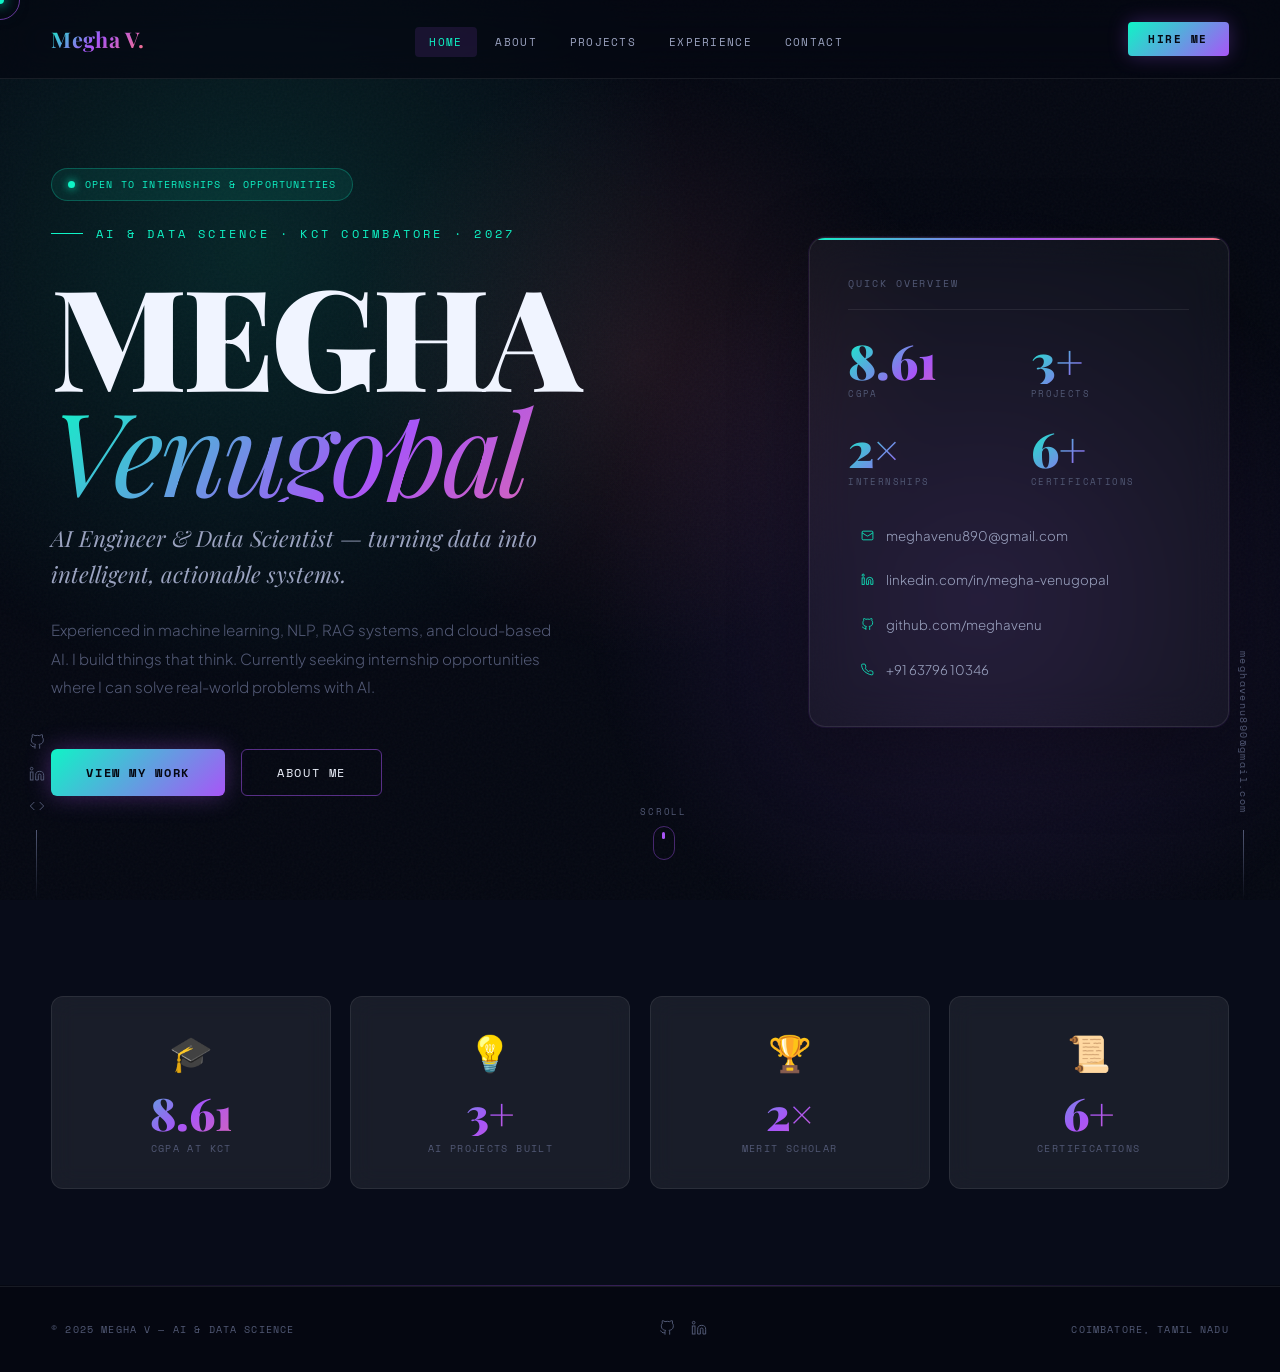
<file: index.html>
<!DOCTYPE html>
<html lang="en">
<head>
<meta charset="UTF-8">
<meta name="viewport" content="width=device-width, initial-scale=1.0">
<title>Megha V — AI & Data Science Engineer</title>
<link rel="stylesheet" href="style.css">
<style>
/* ── HERO SPECIFIC ── */
.hero-wrap {
  position: relative; z-index: 2;
  min-height: 100vh;
  display: flex; align-items: center;
  padding: 9rem 4vw 5rem;
  overflow: hidden;
}
.hero-grid {
  display: grid; grid-template-columns: 1fr 420px;
  gap: 5rem; align-items: center; width: 100%;
  max-width: 1400px;
}

/* animated headline */
.hero-eyebrow {
  font-family: var(--font-mono); font-size: .72rem; letter-spacing: .28em; text-transform: uppercase;
  color: var(--teal); margin-bottom: 1.8rem;
  display: flex; align-items: center; gap: .8rem;
  opacity: 0; animation: heroFade .8s .2s var(--ease) forwards;
}
.hero-eyebrow::before { content: ''; width: 32px; height: 1px; background: var(--teal); }

.hero-name {
  font-family: var(--font-display); font-weight: 900;
  font-size: clamp(4.5rem, 11vw, 9rem);
  line-height: .9; letter-spacing: -.03em;
  margin-bottom: 1.2rem;
  opacity: 0; animation: heroFade .9s .4s var(--ease) forwards;
}
.hero-name .line1 { display: block; color: var(--text-primary); }
.hero-name .line2 {
  display: block; font-style: italic; font-weight: 400;
  background: var(--grad-text);
  -webkit-background-clip: text; -webkit-text-fill-color: transparent; background-clip: text;
  font-size: .82em;
}

.hero-role {
  font-family: var(--font-display); font-style: italic;
  font-size: clamp(1.05rem, 2.2vw, 1.4rem);
  color: var(--text-secondary); margin-bottom: 1.5rem;
  line-height: 1.6; max-width: 520px;
  opacity: 0; animation: heroFade .8s .6s var(--ease) forwards;
}

.hero-desc {
  font-size: .95rem; color: var(--text-muted); line-height: 1.85;
  max-width: 500px; margin-bottom: 3rem;
  opacity: 0; animation: heroFade .8s .75s var(--ease) forwards;
}

.hero-actions {
  display: flex; gap: 1rem; flex-wrap: wrap;
  opacity: 0; animation: heroFade .8s .9s var(--ease) forwards;
}

/* STATUS BADGE */
.status-badge {
  display: inline-flex; align-items: center; gap: .6rem;
  padding: .5rem 1rem;
  background: rgba(15,244,198,0.08);
  border: 1px solid rgba(15,244,198,0.25);
  border-radius: 20px; margin-bottom: 1.5rem;
  font-family: var(--font-mono); font-size: .62rem; letter-spacing: .12em; text-transform: uppercase;
  color: var(--teal);
  opacity: 0; animation: heroFade .8s .05s var(--ease) forwards;
}
.status-dot { width: 7px; height: 7px; border-radius: 50%; background: var(--teal); box-shadow: 0 0 8px var(--teal); animation: pulseDot 2s infinite; }
@keyframes pulseDot { 0%,100%{opacity:1;transform:scale(1);} 50%{opacity:.5;transform:scale(1.3);} }

/* RIGHT CARD */
.hero-card {
  background: rgba(255,255,255,0.04);
  border: 1px solid rgba(255,255,255,0.09);
  backdrop-filter: blur(20px);
  border-radius: 16px;
  padding: 2.4rem;
  box-shadow: 0 24px 80px rgba(0,0,0,0.3), 0 0 0 1px rgba(168,85,247,0.1);
  opacity: 0; animation: heroFade 1s 1.1s var(--ease) forwards;
  position: relative; overflow: hidden;
}
.hero-card::before {
  content: '';
  position: absolute; top: 0; left: 0; right: 0; height: 2px;
  background: var(--grad-main);
}
.card-label {
  font-family: var(--font-mono); font-size: .6rem; letter-spacing: .2em; text-transform: uppercase;
  color: var(--text-muted); margin-bottom: 1.6rem;
  padding-bottom: 1.2rem; border-bottom: 1px solid var(--border);
}
.stats-row { display: grid; grid-template-columns: 1fr 1fr; gap: 1.5rem; margin-bottom: 1.8rem; }
.stat-box {}
.stat-num {
  font-family: var(--font-display); font-size: 3rem; font-weight: 900; line-height: 1;
  background: var(--grad-text); -webkit-background-clip: text; -webkit-text-fill-color: transparent; background-clip: text;
  margin-bottom: .2rem;
}
.stat-lbl { font-family: var(--font-mono); font-size: .58rem; letter-spacing: .15em; text-transform: uppercase; color: var(--text-muted); }

.quick-links { display: flex; flex-direction: column; gap: .55rem; }
.qlink {
  display: flex; align-items: center; gap: .75rem;
  font-size: .83rem; color: var(--text-secondary);
  text-decoration: none; padding: .6rem .8rem; border-radius: 8px;
  transition: color .2s, background .2s;
}
.qlink:hover { color: var(--text-primary); background: rgba(168,85,247,0.1); }
.qlink svg { width: 13px; height: 13px; color: var(--teal); flex-shrink: 0; }

/* SCROLL INDICATOR */
.scroll-hint {
  position: absolute; bottom: 2.5rem; left: 50%; transform: translateX(-50%);
  display: flex; flex-direction: column; align-items: center; gap: .5rem;
  opacity: 0; animation: heroFade 1s 1.4s forwards;
}
.scroll-hint span { font-family: var(--font-mono); font-size: .58rem; letter-spacing: .2em; text-transform: uppercase; color: var(--text-muted); }
.scroll-wheel { width: 22px; height: 34px; border: 1px solid rgba(168,85,247,0.4); border-radius: 11px; display: flex; justify-content: center; padding-top: 5px; }
.scroll-ball { width: 3px; height: 7px; background: var(--violet); border-radius: 2px; animation: scrollBall 1.8s ease-in-out infinite; }
@keyframes scrollBall { 0%{opacity:1;transform:translateY(0);} 100%{opacity:0;transform:translateY(12px);} }

/* SIDE SOCIAL */
.side-social {
  position: fixed; left: 1.8rem; bottom: 0; z-index: 10;
  display: flex; flex-direction: column; align-items: center; gap: 1rem;
  opacity: 0; animation: heroFade 1s 1.5s forwards;
}
.side-social a { color: var(--text-muted); transition: color .2s, transform .2s; text-decoration: none; }
.side-social a:hover { color: var(--teal); transform: translateY(-3px); }
.side-social a svg { width: 16px; height: 16px; display: block; }
.side-social::after { content: ''; width: 1px; height: 70px; background: linear-gradient(to bottom, var(--text-muted), transparent); }

.side-email {
  position: fixed; right: 1.8rem; bottom: 0; z-index: 10;
  display: flex; flex-direction: column; align-items: center; gap: 1rem;
  opacity: 0; animation: heroFade 1s 1.5s forwards;
}
.side-email a { font-family: var(--font-mono); font-size: .62rem; letter-spacing: .14em; writing-mode: vertical-rl; color: var(--text-muted); text-decoration: none; transition: color .2s; }
.side-email a:hover { color: var(--teal); }
.side-email::after { content: ''; width: 1px; height: 70px; background: linear-gradient(to bottom, var(--text-muted), transparent); }

@keyframes heroFade { from{opacity:0;transform:translateY(22px);} to{opacity:1;transform:translateY(0);} }

/* ABOUT PREVIEW */
.preview-section { position: relative; z-index: 2; padding: 6rem 4vw; background: rgba(10,15,30,0.6); }
.preview-grid { display: grid; grid-template-columns: repeat(4,1fr); gap: 1.2rem; }
.prev-card {
  padding: 2rem 1.8rem; border-radius: 12px;
  background: var(--bg-glass); border: 1px solid var(--border);
  backdrop-filter: blur(12px);
  text-align: center;
  transition: border-color .3s, transform .3s, box-shadow .3s;
}
.prev-card:hover { border-color: rgba(168,85,247,0.4); transform: translateY(-6px); box-shadow: 0 16px 40px rgba(168,85,247,0.15); }
.prev-icon { font-size: 2.2rem; margin-bottom: 1rem; display: block; }
.prev-num { font-family: var(--font-display); font-size: 2.8rem; font-weight: 900; line-height: 1; margin-bottom: .3rem; background: var(--grad-text); -webkit-background-clip: text; -webkit-text-fill-color: transparent; background-clip: text; }
.prev-lbl { font-family: var(--font-mono); font-size: .62rem; letter-spacing: .14em; text-transform: uppercase; color: var(--text-muted); }

@media(max-width:860px){
  .hero-grid{grid-template-columns:1fr;gap:3rem;}
  .hero-card{display:none;}
  .side-social,.side-email{display:none;}
  .preview-grid{grid-template-columns:1fr 1fr;}
}
</style>
</head>
<body>
<div class="aurora-bg"><div class="aurora-orb3"></div></div>
<div class="grain"></div>
<div id="cursor-dot"></div>
<div id="cursor-ring"></div>
<div id="progress-bar"></div>
<div class="page-cover" id="cover"></div>

<nav class="nav" id="nav">
  <a href="index.html" class="nav-logo">Megha V.</a>
  <ul class="nav-links">
    <li><a href="index.html" class="active">Home</a></li>
    <li><a href="about.html">About</a></li>
    <li><a href="projects.html">Projects</a></li>
    <li><a href="experience.html">Experience</a></li>
    <li><a href="contact.html">Contact</a></li>
  </ul>
  <a href="contact.html" class="nav-hire">Hire Me</a>
</nav>

<main class="hero-wrap">
  <div class="hero-grid">
    <div>
      <div class="status-badge"><span class="status-dot"></span>Open to Internships &amp; Opportunities</div>
      <p class="hero-eyebrow">AI &amp; Data Science · KCT Coimbatore · 2027</p>
      <h1 class="hero-name">
        <span class="line1">MEGHA</span>
        <span class="line2">Venugopal</span>
      </h1>
      <p class="hero-role">AI Engineer &amp; Data Scientist — turning data into intelligent, actionable systems.</p>
      <p class="hero-desc">Experienced in machine learning, NLP, RAG systems, and cloud-based AI. I build things that think. Currently seeking internship opportunities where I can solve real-world problems with AI.</p>
      <div class="hero-actions">
        <a href="projects.html" class="btn-grad">View My Work</a>
        <a href="about.html" class="btn-outline">About Me</a>
      </div>
    </div>
    <div>
      <div class="hero-card">
        <div class="card-label">Quick Overview</div>
        <div class="stats-row">
          <div class="stat-box"><div class="stat-num">8.61</div><div class="stat-lbl">CGPA</div></div>
          <div class="stat-box"><div class="stat-num">3+</div><div class="stat-lbl">Projects</div></div>
          <div class="stat-box"><div class="stat-num">2×</div><div class="stat-lbl">Internships</div></div>
          <div class="stat-box"><div class="stat-num">6+</div><div class="stat-lbl">Certifications</div></div>
        </div>
        <div class="quick-links">
          <a href="mailto:meghavenu890@gmail.com" class="qlink">
            <svg viewBox="0 0 24 24" fill="none" stroke="currentColor" stroke-width="1.5"><rect x="2" y="4" width="20" height="16" rx="2"/><path d="m22 7-8.97 5.7a1.94 1.94 0 0 1-2.06 0L2 7"/></svg>
            meghavenu890@gmail.com
          </a>
          <a href="https://linkedin.com/in/megha-venugopal" target="_blank" class="qlink">
            <svg viewBox="0 0 24 24" fill="none" stroke="currentColor" stroke-width="1.5"><path d="M16 8a6 6 0 0 1 6 6v7h-4v-7a2 2 0 0 0-2-2 2 2 0 0 0-2 2v7h-4v-7a6 6 0 0 1 6-6z"/><rect x="2" y="9" width="4" height="12"/><circle cx="4" cy="4" r="2"/></svg>
            linkedin.com/in/megha-venugopal
          </a>
          <a href="https://github.com/meghavenu" target="_blank" class="qlink">
            <svg viewBox="0 0 24 24" fill="none" stroke="currentColor" stroke-width="1.5"><path d="M9 19c-5 1.5-5-2.5-7-3m14 6v-3.87a3.37 3.37 0 0 0-.94-2.61c3.14-.35 6.44-1.54 6.44-7A5.44 5.44 0 0 0 20 4.77 5.07 5.07 0 0 0 19.91 1S18.73.65 16 2.48a13.38 13.38 0 0 0-7 0C6.27.65 5.09 1 5.09 1A5.07 5.07 0 0 0 5 4.77a5.44 5.44 0 0 0-1.5 3.78c0 5.42 3.3 6.61 6.44 7A3.37 3.37 0 0 0 9 18.13V22"/></svg>
            github.com/meghavenu
          </a>
          <a href="tel:6379610346" class="qlink">
            <svg viewBox="0 0 24 24" fill="none" stroke="currentColor" stroke-width="1.5"><path d="M22 16.92v3a2 2 0 0 1-2.18 2 19.79 19.79 0 0 1-8.63-3.07A19.5 19.5 0 0 1 4.16 13a19.79 19.79 0 0 1-3.07-8.67A2 2 0 0 1 3.11 2h3a2 2 0 0 1 2 1.72c.127.96.361 1.903.7 2.81a2 2 0 0 1-.45 2.11L7.91 9.91a16 16 0 0 0 6.06 6.06l1.27-1.27a2 2 0 0 1 2.11-.45c.907.339 1.85.573 2.81.7A2 2 0 0 1 22 16.92z"/></svg>
            +91 63796 10346
          </a>
        </div>
      </div>
    </div>
  </div>
  <div class="scroll-hint">
    <span>Scroll</span>
    <div class="scroll-wheel"><div class="scroll-ball"></div></div>
  </div>
</main>

<div class="side-social">
  <a href="https://github.com/meghavenu" target="_blank"><svg viewBox="0 0 24 24" fill="none" stroke="currentColor" stroke-width="1.5"><path d="M9 19c-5 1.5-5-2.5-7-3m14 6v-3.87a3.37 3.37 0 0 0-.94-2.61c3.14-.35 6.44-1.54 6.44-7A5.44 5.44 0 0 0 20 4.77 5.07 5.07 0 0 0 19.91 1S18.73.65 16 2.48a13.38 13.38 0 0 0-7 0C6.27.65 5.09 1 5.09 1A5.07 5.07 0 0 0 5 4.77a5.44 5.44 0 0 0-1.5 3.78c0 5.42 3.3 6.61 6.44 7A3.37 3.37 0 0 0 9 18.13V22"/></svg></a>
  <a href="https://linkedin.com/in/megha-venugopal" target="_blank"><svg viewBox="0 0 24 24" fill="none" stroke="currentColor" stroke-width="1.5"><path d="M16 8a6 6 0 0 1 6 6v7h-4v-7a2 2 0 0 0-2-2 2 2 0 0 0-2 2v7h-4v-7a6 6 0 0 1 6-6z"/><rect x="2" y="9" width="4" height="12"/><circle cx="4" cy="4" r="2"/></svg></a>
  <a href="https://leetcode.com/meghavenugopal" target="_blank"><svg viewBox="0 0 24 24" fill="none" stroke="currentColor" stroke-width="1.5"><polyline points="16 18 22 12 16 6"/><polyline points="8 6 2 12 8 18"/></svg></a>
</div>
<div class="side-email">
  <a href="mailto:meghavenu890@gmail.com">meghavenu890@gmail.com</a>
</div>

<section class="preview-section">
  <div class="preview-grid">
    <div class="prev-card rv"><span class="prev-icon">🎓</span><div class="prev-num">8.61</div><div class="prev-lbl">CGPA at KCT</div></div>
    <div class="prev-card rv d1"><span class="prev-icon">💡</span><div class="prev-num">3+</div><div class="prev-lbl">AI Projects Built</div></div>
    <div class="prev-card rv d2"><span class="prev-icon">🏆</span><div class="prev-num">2×</div><div class="prev-lbl">Merit Scholar</div></div>
    <div class="prev-card rv d3"><span class="prev-icon">📜</span><div class="prev-num">6+</div><div class="prev-lbl">Certifications</div></div>
  </div>
</section>

<div class="divider"></div>
<footer class="footer">
  <p>© 2025 Megha V — AI &amp; Data Science</p>
  <div class="footer-social">
    <a href="https://github.com/meghavenu" target="_blank"><svg viewBox="0 0 24 24" fill="none" stroke="currentColor" stroke-width="1.5"><path d="M9 19c-5 1.5-5-2.5-7-3m14 6v-3.87a3.37 3.37 0 0 0-.94-2.61c3.14-.35 6.44-1.54 6.44-7A5.44 5.44 0 0 0 20 4.77 5.07 5.07 0 0 0 19.91 1S18.73.65 16 2.48a13.38 13.38 0 0 0-7 0C6.27.65 5.09 1 5.09 1A5.07 5.07 0 0 0 5 4.77a5.44 5.44 0 0 0-1.5 3.78c0 5.42 3.3 6.61 6.44 7A3.37 3.37 0 0 0 9 18.13V22"/></svg></a>
    <a href="https://linkedin.com/in/megha-venugopal" target="_blank"><svg viewBox="0 0 24 24" fill="none" stroke="currentColor" stroke-width="1.5"><path d="M16 8a6 6 0 0 1 6 6v7h-4v-7a2 2 0 0 0-2-2 2 2 0 0 0-2 2v7h-4v-7a6 6 0 0 1 6-6z"/><rect x="2" y="9" width="4" height="12"/><circle cx="4" cy="4" r="2"/></svg></a>
  </div>
  <p>Coimbatore, Tamil Nadu</p>
</footer>

<script src="main.js"></script>
</body>
</html>
</file>
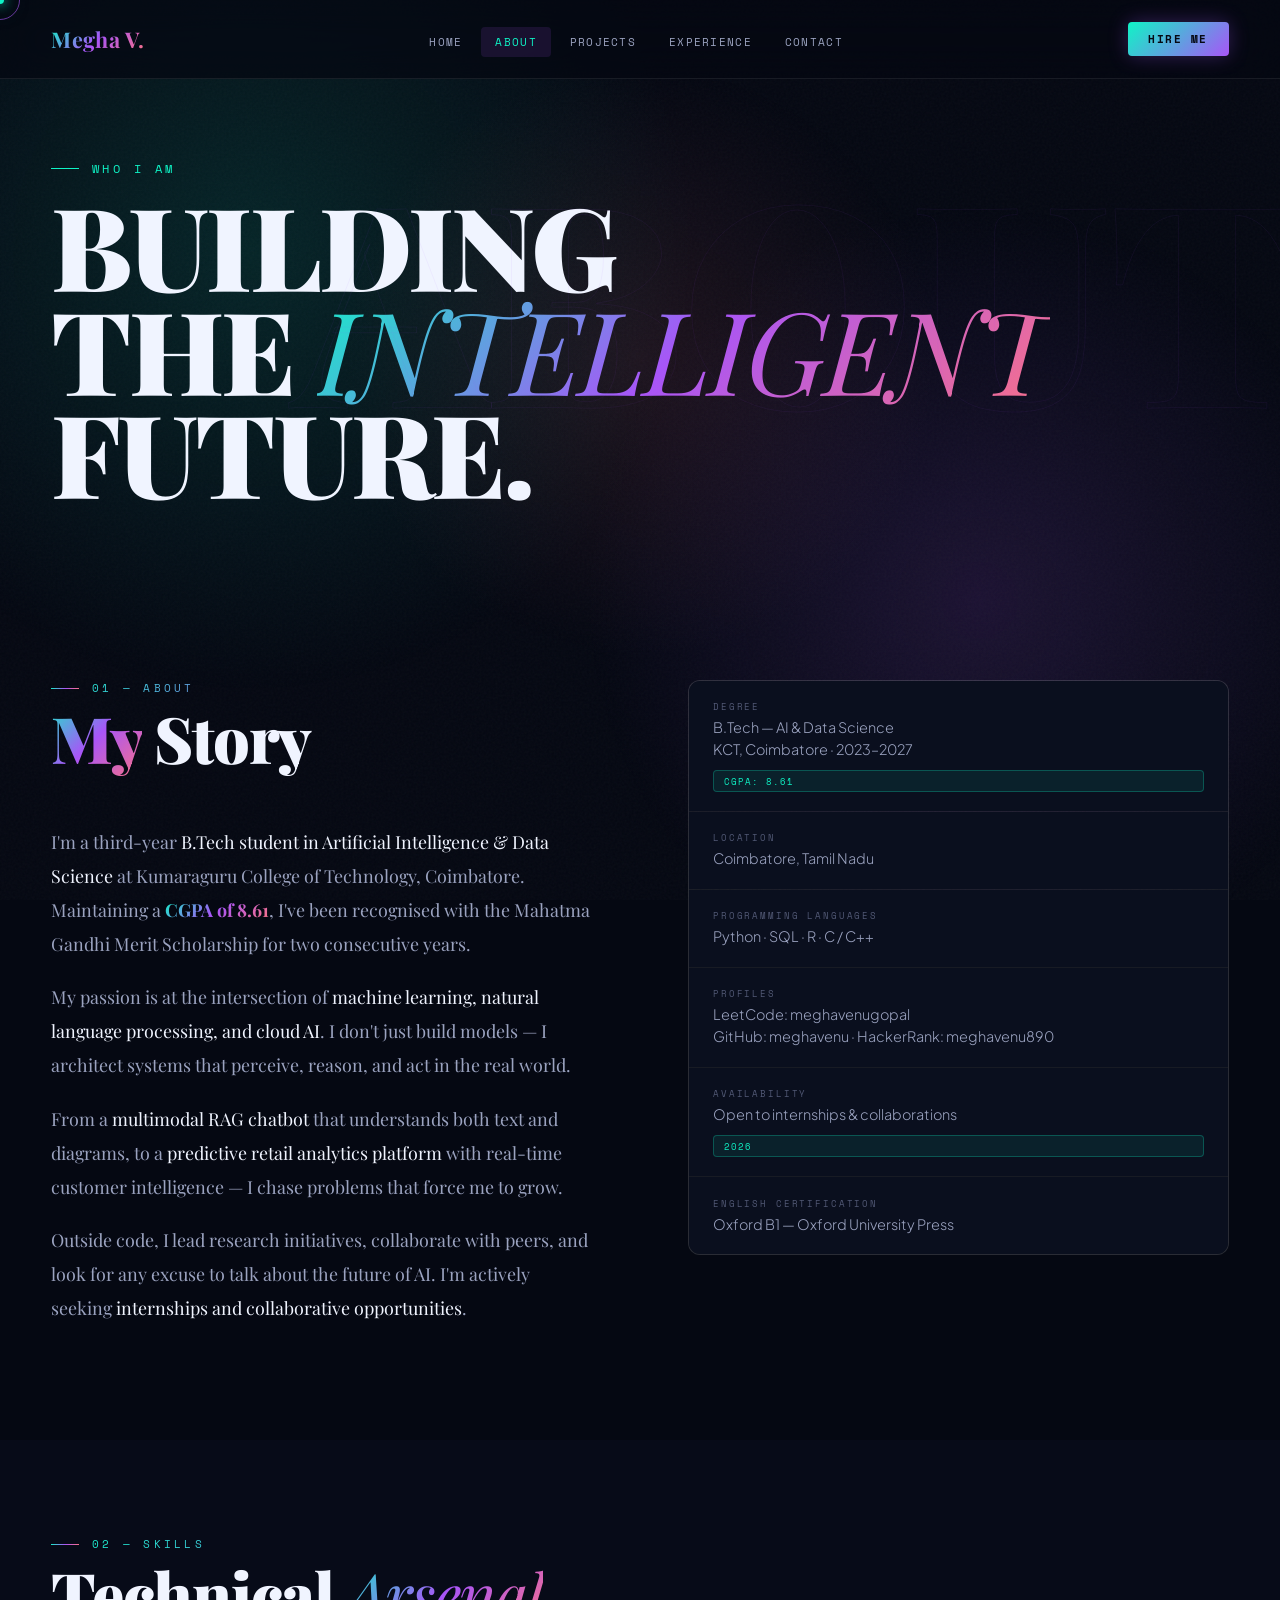
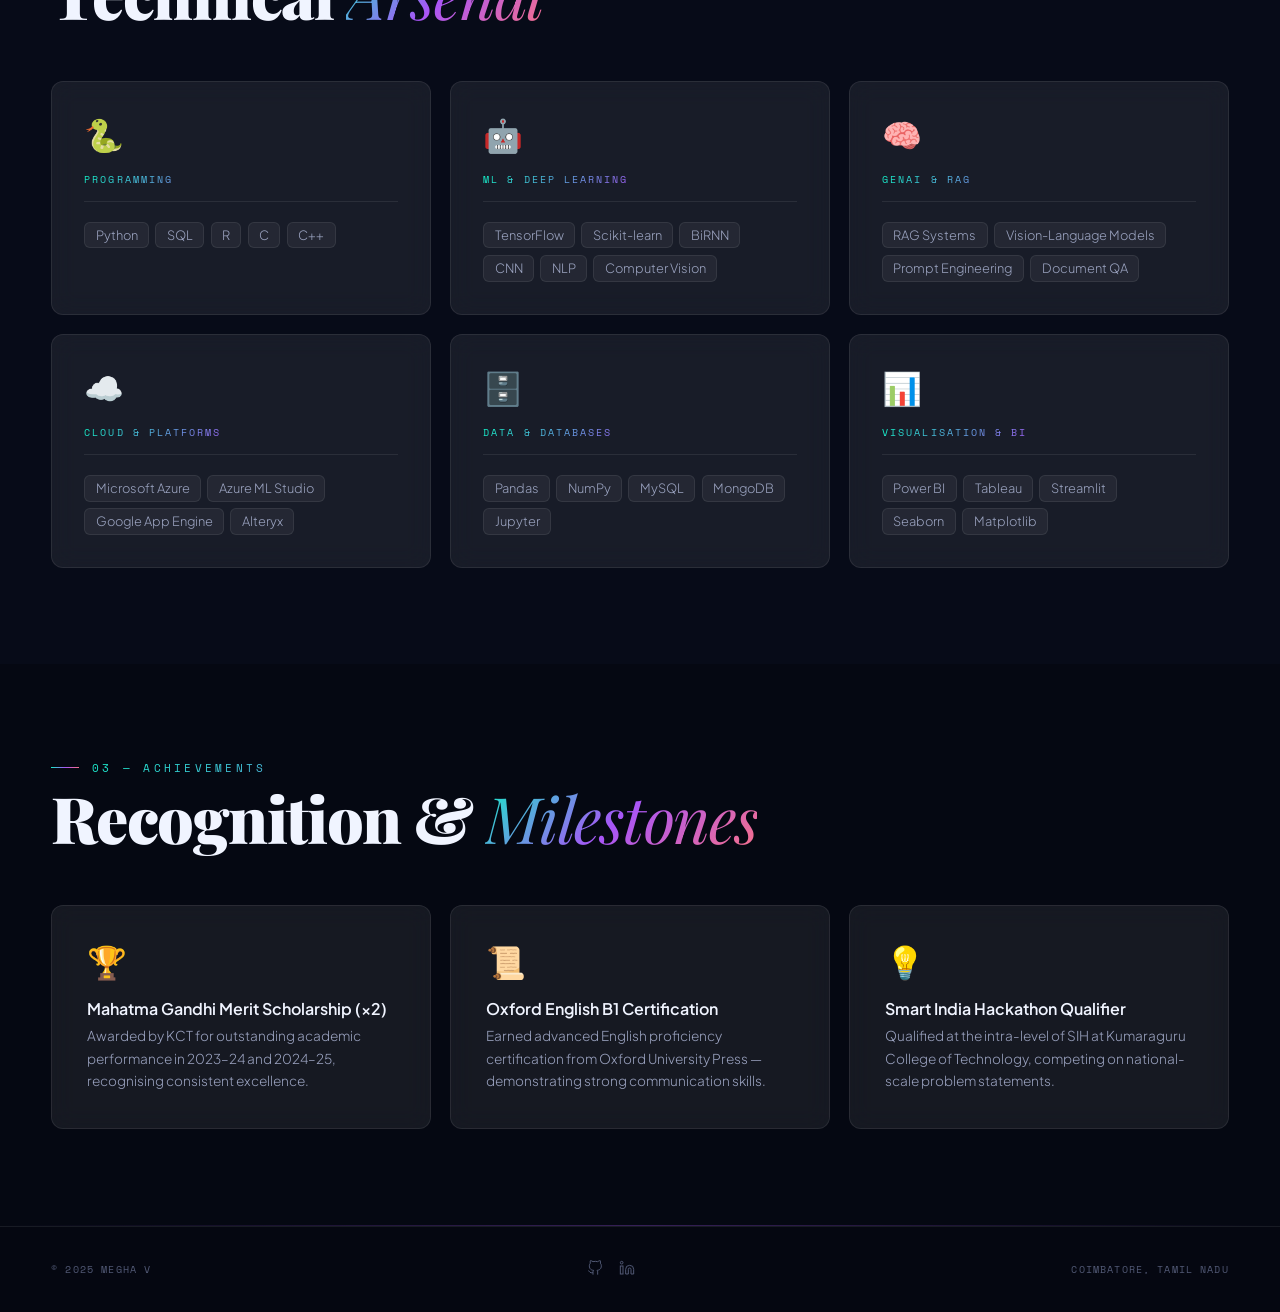
<file: about.html>
<!DOCTYPE html>
<html lang="en">
<head>
<meta charset="UTF-8"><meta name="viewport" content="width=device-width, initial-scale=1.0">
<title>About — Megha V</title>
<link rel="stylesheet" href="style.css">
<style>
.page-hero { position:relative;z-index:2; min-height:55vh; display:flex; align-items:flex-end; padding:10rem 4vw 5rem; overflow:hidden; }
.page-hero::after { content:'ABOUT'; position:absolute; right:-2vw; top:50%; transform:translateY(-50%); font-family:var(--font-display); font-size:22vw; font-weight:900; color:transparent; -webkit-text-stroke:1px rgba(168,85,247,0.06); pointer-events:none; user-select:none; line-height:1; }
.ph-eyebrow { font-family:var(--font-mono); font-size:.72rem; letter-spacing:.3em; text-transform:uppercase; color:var(--teal); margin-bottom:1rem; display:flex; align-items:center; gap:.8rem; opacity:0; animation:phFade .8s .2s var(--ease) forwards; }
.ph-eyebrow::before { content:''; width:28px; height:1px; background:var(--teal); }
.ph-title { font-family:var(--font-display); font-size:clamp(3.5rem,9vw,7.5rem); font-weight:900; line-height:.9; letter-spacing:-.025em; opacity:0; animation:phFade .9s .4s var(--ease) forwards; }
.ph-title em { font-style:italic; font-weight:400; background:var(--grad-text); -webkit-background-clip:text; -webkit-text-fill-color:transparent; background-clip:text; }
@keyframes phFade { from{opacity:0;transform:translateY(28px);}to{opacity:1;transform:translateY(0);} }

/* ABOUT */
.about-section { position:relative; z-index:2; padding:6rem 4vw; }
.about-layout { display:grid; grid-template-columns:1fr 1fr; gap:6rem; align-items:start; }
.about-text-block p { font-family:'Playfair Display',serif; font-size:1.12rem; font-weight:300; color:var(--text-secondary); line-height:1.9; margin-bottom:1.2rem; }
.about-text-block p strong { color:var(--text-primary); font-weight:400; }
.about-text-block p .highlight { background:var(--grad-text); -webkit-background-clip:text; -webkit-text-fill-color:transparent; background-clip:text; font-weight:700; }

.info-stack { display:flex; flex-direction:column; gap:1px; background:var(--border); border:1px solid var(--border); border-radius:12px; overflow:hidden; }
.info-row { background:var(--bg-mid); padding:1.2rem 1.5rem; display:flex; flex-direction:column; gap:.25rem; transition:background .22s; }
.info-row:hover { background:rgba(168,85,247,0.06); }
.info-key { font-family:var(--font-mono); font-size:.58rem; letter-spacing:.2em; text-transform:uppercase; color:var(--text-muted); }
.info-val { font-size:.9rem; color:var(--text-secondary); line-height:1.5; }
.info-badge { display:inline-block; margin-top:.35rem; font-family:var(--font-mono); font-size:.58rem; letter-spacing:.1em; background:rgba(15,244,198,0.08); border:1px solid rgba(15,244,198,0.25); color:var(--teal); padding:.22rem .65rem; border-radius:4px; }

/* SKILLS */
.skills-section { position:relative; z-index:2; padding:6rem 4vw; background:rgba(10,15,30,0.5); }
.skills-mega-grid { display:grid; grid-template-columns:repeat(3,1fr); gap:1.2rem; }
.skill-card { padding:2rem; border-radius:12px; position:relative; overflow:hidden; transition:transform .3s, box-shadow .3s; }
.skill-card::before { content:''; position:absolute; inset:0; background:var(--grad-card); opacity:0; transition:opacity .3s; border-radius:12px; }
.skill-card:hover { transform:translateY(-6px); box-shadow:0 20px 60px rgba(168,85,247,0.2); }
.skill-card:hover::before { opacity:1; }
.sk-icon { font-size:2rem; margin-bottom:1rem; display:block; }
.sk-title { font-family:var(--font-mono); font-size:.65rem; letter-spacing:.2em; text-transform:uppercase; background:var(--grad-text); -webkit-background-clip:text; -webkit-text-fill-color:transparent; background-clip:text; margin-bottom:1.2rem; padding-bottom:.9rem; border-bottom:1px solid var(--border); }
.sk-tags { display:flex; flex-wrap:wrap; gap:.4rem; }
.sk-tag { font-size:.8rem; color:var(--text-secondary); background:rgba(255,255,255,0.05); border:1px solid var(--border); padding:.28rem .65rem; border-radius:6px; transition:border-color .2s, color .2s; }
.skill-card:hover .sk-tag { border-color:rgba(168,85,247,0.3); }

/* ACHIEVEMENTS */
.ach-section { position:relative; z-index:2; padding:6rem 4vw; }
.ach-grid { display:grid; grid-template-columns:repeat(3,1fr); gap:1.2rem; }
.ach-card { padding:2.2rem; border-radius:12px; position:relative; overflow:hidden; }
.ach-card::after { content:''; position:absolute; bottom:0; left:0; right:0; height:3px; background:var(--grad-main); transform:scaleX(0); transform-origin:left; transition:transform .4s var(--ease); border-radius:0 0 12px 12px; }
.ach-card:hover::after { transform:scaleX(1); }
.ach-icon { font-size:2rem; margin-bottom:1rem; }
.ach-title { font-size:1rem; font-weight:600; color:var(--text-primary); margin-bottom:.4rem; }
.ach-desc { font-size:.85rem; color:var(--text-secondary); line-height:1.65; }

@media(max-width:860px){
  .about-layout{grid-template-columns:1fr;gap:3rem;}
  .skills-mega-grid{grid-template-columns:1fr 1fr;}
  .ach-grid{grid-template-columns:1fr 1fr;}
  .page-hero{padding:8rem 5vw 4rem;}
}
@media(max-width:560px){ .skills-mega-grid{grid-template-columns:1fr;} .ach-grid{grid-template-columns:1fr;} }
</style>
</head>
<body>
<div class="aurora-bg"><div class="aurora-orb3"></div></div>
<div class="grain"></div>
<div id="cursor-dot"></div>
<div id="cursor-ring"></div>
<div id="progress-bar"></div>
<div class="page-cover" id="cover"></div>

<nav class="nav" id="nav">
  <a href="index.html" class="nav-logo">Megha V.</a>
  <ul class="nav-links">
    <li><a href="index.html">Home</a></li>
    <li><a href="about.html" class="active">About</a></li>
    <li><a href="projects.html">Projects</a></li>
    <li><a href="experience.html">Experience</a></li>
    <li><a href="contact.html">Contact</a></li>
  </ul>
  <a href="contact.html" class="nav-hire">Hire Me</a>
</nav>

<div class="page-hero">
  <div>
    <p class="ph-eyebrow">Who I Am</p>
    <h1 class="ph-title">BUILDING<br>THE <em>INTELLIGENT</em><br>FUTURE.</h1>
  </div>
</div>

<section class="about-section">
  <div class="about-layout">
    <div class="about-text-block rv-left">
      <div class="section-eyebrow">01 — About</div>
      <h2 class="section-heading"><span class="grad">My</span> Story</h2>
      <p>I'm a third-year <strong>B.Tech student in Artificial Intelligence &amp; Data Science</strong> at Kumaraguru College of Technology, Coimbatore. Maintaining a <span class="highlight">CGPA of 8.61</span>, I've been recognised with the Mahatma Gandhi Merit Scholarship for two consecutive years.</p>
      <p>My passion is at the intersection of <strong>machine learning, natural language processing, and cloud AI</strong>. I don't just build models — I architect systems that perceive, reason, and act in the real world.</p>
      <p>From a <strong>multimodal RAG chatbot</strong> that understands both text and diagrams, to a <strong>predictive retail analytics platform</strong> with real-time customer intelligence — I chase problems that force me to grow.</p>
      <p>Outside code, I lead research initiatives, collaborate with peers, and look for any excuse to talk about the future of AI. I'm actively seeking <strong>internships and collaborative opportunities</strong>.</p>
    </div>
    <div class="rv-right">
      <div class="info-stack">
        <div class="info-row"><div class="info-key">Degree</div><div class="info-val">B.Tech — AI &amp; Data Science<br>KCT, Coimbatore · 2023–2027</div><span class="info-badge">CGPA: 8.61</span></div>
        <div class="info-row"><div class="info-key">Location</div><div class="info-val">Coimbatore, Tamil Nadu</div></div>
        <div class="info-row"><div class="info-key">Programming Languages</div><div class="info-val">Python · SQL · R · C / C++</div></div>
        <div class="info-row"><div class="info-key">Profiles</div><div class="info-val">LeetCode: meghavenugopal<br>GitHub: meghavenu · HackerRank: meghavenu890</div></div>
        <div class="info-row"><div class="info-key">Availability</div><div class="info-val">Open to internships &amp; collaborations</div><span class="info-badge">2026</span></div>
        <div class="info-row"><div class="info-key">English Certification</div><div class="info-val">Oxford B1 — Oxford University Press</div></div>
      </div>
    </div>
  </div>
</section>

<section class="skills-section">
  <div class="rv">
    <div class="section-eyebrow">02 — Skills</div>
    <h2 class="section-heading">Technical <em class="grad">Arsenal</em></h2>
  </div>
  <div class="skills-mega-grid">
    <div class="skill-card glass rv"><span class="sk-icon">🐍</span><div class="sk-title">Programming</div><div class="sk-tags"><span class="sk-tag">Python</span><span class="sk-tag">SQL</span><span class="sk-tag">R</span><span class="sk-tag">C</span><span class="sk-tag">C++</span></div></div>
    <div class="skill-card glass rv d1"><span class="sk-icon">🤖</span><div class="sk-title">ML &amp; Deep Learning</div><div class="sk-tags"><span class="sk-tag">TensorFlow</span><span class="sk-tag">Scikit-learn</span><span class="sk-tag">BiRNN</span><span class="sk-tag">CNN</span><span class="sk-tag">NLP</span><span class="sk-tag">Computer Vision</span></div></div>
    <div class="skill-card glass rv d2"><span class="sk-icon">🧠</span><div class="sk-title">GenAI &amp; RAG</div><div class="sk-tags"><span class="sk-tag">RAG Systems</span><span class="sk-tag">Vision-Language Models</span><span class="sk-tag">Prompt Engineering</span><span class="sk-tag">Document QA</span></div></div>
    <div class="skill-card glass rv d1"><span class="sk-icon">☁️</span><div class="sk-title">Cloud &amp; Platforms</div><div class="sk-tags"><span class="sk-tag">Microsoft Azure</span><span class="sk-tag">Azure ML Studio</span><span class="sk-tag">Google App Engine</span><span class="sk-tag">Alteryx</span></div></div>
    <div class="skill-card glass rv d2"><span class="sk-icon">🗄️</span><div class="sk-title">Data &amp; Databases</div><div class="sk-tags"><span class="sk-tag">Pandas</span><span class="sk-tag">NumPy</span><span class="sk-tag">MySQL</span><span class="sk-tag">MongoDB</span><span class="sk-tag">Jupyter</span></div></div>
    <div class="skill-card glass rv d3"><span class="sk-icon">📊</span><div class="sk-title">Visualisation &amp; BI</div><div class="sk-tags"><span class="sk-tag">Power BI</span><span class="sk-tag">Tableau</span><span class="sk-tag">Streamlit</span><span class="sk-tag">Seaborn</span><span class="sk-tag">Matplotlib</span></div></div>
  </div>
</section>

<section class="ach-section">
  <div class="rv">
    <div class="section-eyebrow">03 — Achievements</div>
    <h2 class="section-heading">Recognition &amp; <em class="grad">Milestones</em></h2>
  </div>
  <div class="ach-grid">
    <div class="ach-card glass rv"><div class="ach-icon">🏆</div><div class="ach-title">Mahatma Gandhi Merit Scholarship (×2)</div><div class="ach-desc">Awarded by KCT for outstanding academic performance in 2023–24 and 2024–25, recognising consistent excellence.</div></div>
    <div class="ach-card glass rv d1"><div class="ach-icon">📜</div><div class="ach-title">Oxford English B1 Certification</div><div class="ach-desc">Earned advanced English proficiency certification from Oxford University Press — demonstrating strong communication skills.</div></div>
    <div class="ach-card glass rv d2"><div class="ach-icon">💡</div><div class="ach-title">Smart India Hackathon Qualifier</div><div class="ach-desc">Qualified at the intra-level of SIH at Kumaraguru College of Technology, competing on national-scale problem statements.</div></div>
  </div>
</section>

<div class="divider"></div>
<footer class="footer">
  <p>© 2025 Megha V</p>
  <div class="footer-social">
    <a href="https://github.com/meghavenu" target="_blank"><svg viewBox="0 0 24 24" fill="none" stroke="currentColor" stroke-width="1.5"><path d="M9 19c-5 1.5-5-2.5-7-3m14 6v-3.87a3.37 3.37 0 0 0-.94-2.61c3.14-.35 6.44-1.54 6.44-7A5.44 5.44 0 0 0 20 4.77 5.07 5.07 0 0 0 19.91 1S18.73.65 16 2.48a13.38 13.38 0 0 0-7 0C6.27.65 5.09 1 5.09 1A5.07 5.07 0 0 0 5 4.77a5.44 5.44 0 0 0-1.5 3.78c0 5.42 3.3 6.61 6.44 7A3.37 3.37 0 0 0 9 18.13V22"/></svg></a>
    <a href="https://linkedin.com/in/megha-venugopal" target="_blank"><svg viewBox="0 0 24 24" fill="none" stroke="currentColor" stroke-width="1.5"><path d="M16 8a6 6 0 0 1 6 6v7h-4v-7a2 2 0 0 0-2-2 2 2 0 0 0-2 2v7h-4v-7a6 6 0 0 1 6-6z"/><rect x="2" y="9" width="4" height="12"/><circle cx="4" cy="4" r="2"/></svg></a>
  </div>
  <p>Coimbatore, Tamil Nadu</p>
</footer>
<script src="main.js"></script>
</body>
</html>
</file>
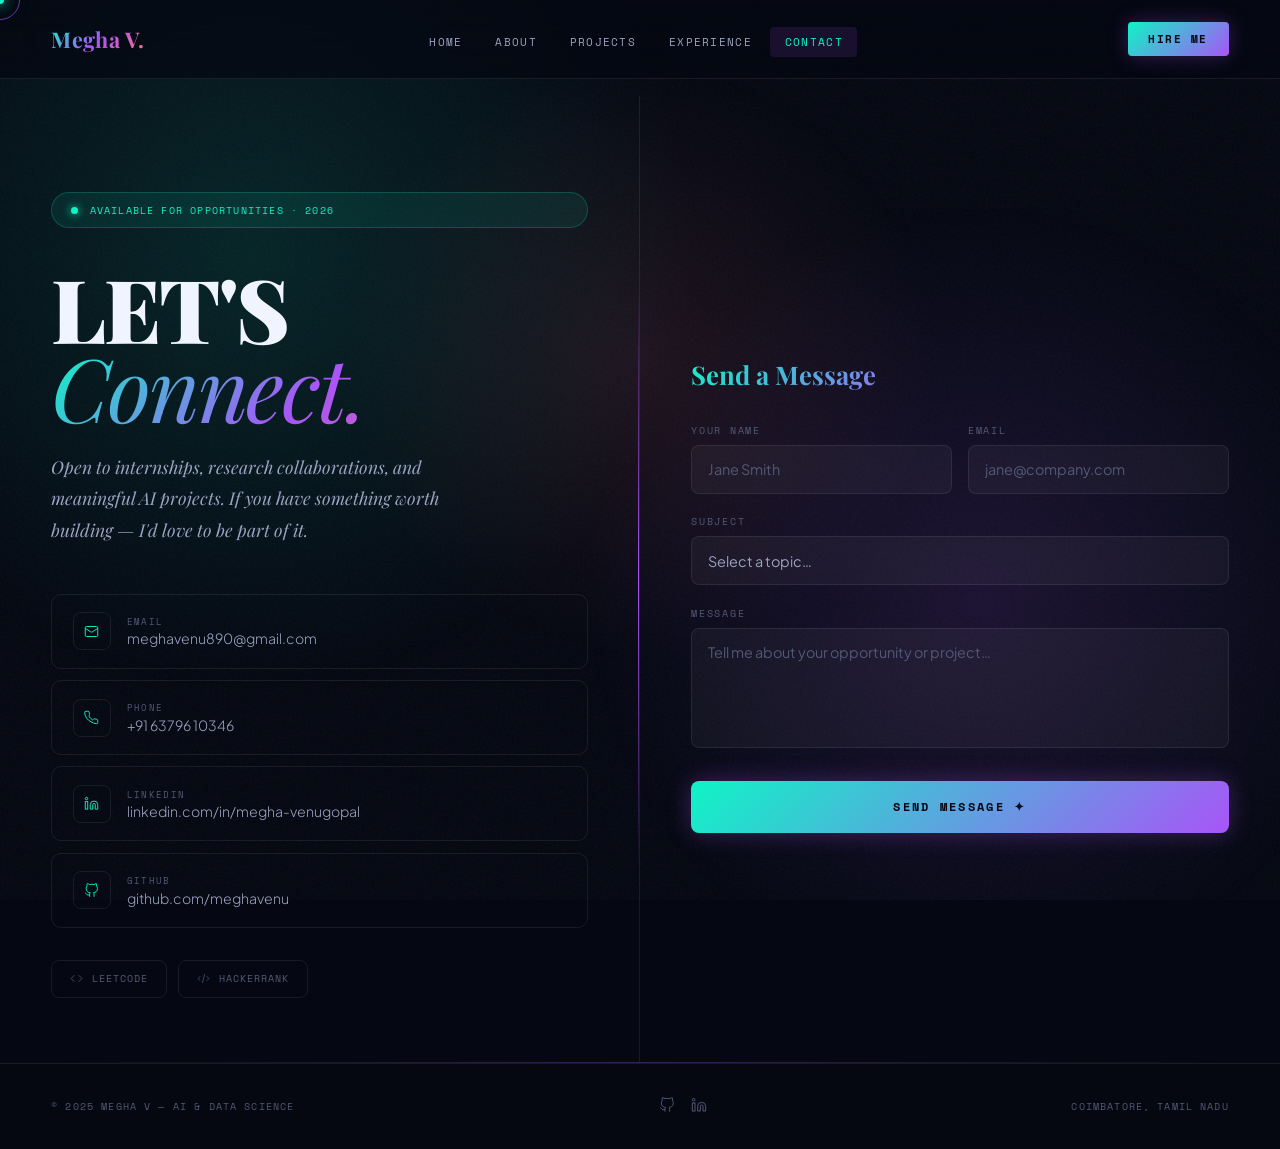
<file: contact.html>
<!DOCTYPE html>
<html lang="en">
<head>
<meta charset="UTF-8"><meta name="viewport" content="width=device-width, initial-scale=1.0">
<title>Contact — Megha V</title>
<link rel="stylesheet" href="style.css">
<style>
.contact-wrap{position:relative;z-index:2;min-height:100vh;display:grid;grid-template-columns:1fr 1fr;padding-top:6rem;}
.c-left{padding:6rem 4vw 4rem;display:flex;flex-direction:column;justify-content:center;border-right:1px solid var(--border);position:relative;}
.c-left::after{content:'';position:absolute;right:0;top:20%;bottom:20%;width:1px;background:linear-gradient(to bottom,transparent,var(--violet),transparent);}
.c-title{font-family:var(--font-display);font-size:clamp(3rem,7vw,5.5rem);font-weight:900;line-height:.9;letter-spacing:-.025em;margin-bottom:1.5rem;}
.c-title .line1{display:block;color:var(--text-primary);}
.c-title .line2{display:block;font-style:italic;font-weight:400;background:var(--grad-text);-webkit-background-clip:text;-webkit-text-fill-color:transparent;background-clip:text;}
.c-sub{font-family:'Playfair Display',serif;font-style:italic;font-size:1.1rem;color:var(--text-secondary);line-height:1.8;max-width:420px;margin-bottom:3rem;}

.avail-chip{display:inline-flex;align-items:center;gap:.7rem;padding:.6rem 1.2rem;background:rgba(15,244,198,0.08);border:1px solid rgba(15,244,198,0.2);border-radius:20px;font-family:var(--font-mono);font-size:.62rem;letter-spacing:.12em;text-transform:uppercase;color:var(--teal);margin-bottom:2.5rem;}
.avail-dot{width:7px;height:7px;border-radius:50%;background:var(--teal);box-shadow:0 0 8px var(--teal);animation:pulse 2s infinite;}
@keyframes pulse{0%,100%{opacity:1;}50%{opacity:.4;}}

.c-links{display:flex;flex-direction:column;gap:.7rem;}
.c-link{display:flex;align-items:center;gap:1rem;padding:1.1rem 1.3rem;border:1px solid var(--border);border-radius:10px;text-decoration:none;color:var(--text-secondary);transition:border-color .25s,color .25s,background .25s,transform .25s;}
.c-link:hover{border-color:var(--violet);color:var(--text-primary);background:rgba(168,85,247,0.08);transform:translateX(6px);}
.c-link-icon{width:38px;height:38px;border:1px solid var(--border);border-radius:8px;display:flex;align-items:center;justify-content:center;flex-shrink:0;transition:border-color .25s,background .25s;}
.c-link:hover .c-link-icon{border-color:var(--violet);background:rgba(168,85,247,0.15);}
.c-link-icon svg{width:15px;height:15px;color:var(--teal);}
.c-link-type{font-family:var(--font-mono);font-size:.56rem;letter-spacing:.14em;text-transform:uppercase;color:var(--text-muted);margin-bottom:.1rem;}
.c-link-val{font-size:.88rem;}

.c-right{padding:6rem 4vw 4rem;display:flex;flex-direction:column;justify-content:center;}
.c-right h3{font-family:var(--font-display);font-size:1.6rem;font-weight:700;margin-bottom:2rem;background:var(--grad-text);-webkit-background-clip:text;-webkit-text-fill-color:transparent;background-clip:text;}

.form-group{margin-bottom:1.3rem;}
.form-group label{display:block;font-family:var(--font-mono);font-size:.6rem;letter-spacing:.18em;text-transform:uppercase;color:var(--text-muted);margin-bottom:.5rem;}
.form-group input,.form-group textarea,.form-group select{width:100%;background:rgba(255,255,255,0.04);border:1px solid var(--border);color:var(--text-primary);padding:.9rem 1rem;font-family:var(--font-body);font-size:.9rem;outline:none;resize:none;transition:border-color .25s,background .25s,box-shadow .25s;border-radius:8px;-webkit-appearance:none;}
.form-group input::placeholder,.form-group textarea::placeholder{color:var(--text-muted);}
.form-group input:focus,.form-group textarea:focus{border-color:var(--violet);background:rgba(168,85,247,0.04);box-shadow:0 0 0 3px rgba(168,85,247,0.1);}
.form-group textarea{height:120px;}
.form-group select{cursor:none;color:var(--text-secondary);}
.form-group select option{background:var(--bg-mid);color:var(--text-primary);}
.form-row{display:grid;grid-template-columns:1fr 1fr;gap:1rem;}
.submit-btn{width:100%;padding:1.1rem;background:var(--grad-btn);color:#050812;border:none;font-family:var(--font-mono);font-size:.72rem;letter-spacing:.2em;text-transform:uppercase;font-weight:700;cursor:none;border-radius:8px;transition:opacity .2s,transform .2s,box-shadow .2s;margin-top:.5rem;box-shadow:0 0 24px rgba(168,85,247,0.3);}
.submit-btn:hover{opacity:.88;transform:translateY(-2px);box-shadow:0 8px 32px rgba(168,85,247,0.5);}
.form-ok{display:none;padding:2.5rem;text-align:center;border:1px solid rgba(15,244,198,0.25);border-radius:12px;background:rgba(15,244,198,0.05);}
.form-ok .ok-icon{font-size:2.5rem;margin-bottom:1rem;}
.form-ok h4{font-family:var(--font-display);font-size:1.4rem;margin-bottom:.5rem;background:var(--grad-text);-webkit-background-clip:text;-webkit-text-fill-color:transparent;background-clip:text;}
.form-ok p{font-family:'Playfair Display',serif;font-style:italic;color:var(--text-secondary);}

/* PLATFORMS */
.platforms-row{display:flex;gap:.7rem;margin-top:2rem;flex-wrap:wrap;}
.plat-btn{display:flex;align-items:center;gap:.6rem;padding:.65rem 1.1rem;border:1px solid var(--border);border-radius:8px;color:var(--text-muted);text-decoration:none;font-family:var(--font-mono);font-size:.62rem;letter-spacing:.1em;text-transform:uppercase;transition:all .22s;}
.plat-btn:hover{border-color:var(--teal);color:var(--teal);background:rgba(15,244,198,0.06);}
.plat-btn svg{width:13px;height:13px;}

@media(max-width:900px){
  .contact-wrap{grid-template-columns:1fr;padding-top:5rem;}
  .c-left{padding:5rem 5vw 3rem;border-right:none;border-bottom:1px solid var(--border);}
  .c-left::after{display:none;}
  .c-right{padding:3rem 5vw 5rem;}
  .form-row{grid-template-columns:1fr;}
}
</style>
</head>
<body>
<div class="aurora-bg"><div class="aurora-orb3"></div></div>
<div class="grain"></div>
<div id="cursor-dot"></div>
<div id="cursor-ring"></div>
<div id="progress-bar"></div>
<div class="page-cover" id="cover"></div>

<nav class="nav" id="nav">
  <a href="index.html" class="nav-logo">Megha V.</a>
  <ul class="nav-links">
    <li><a href="index.html">Home</a></li>
    <li><a href="about.html">About</a></li>
    <li><a href="projects.html">Projects</a></li>
    <li><a href="experience.html">Experience</a></li>
    <li><a href="contact.html" class="active">Contact</a></li>
  </ul>
  <a href="contact.html" class="nav-hire">Hire Me</a>
</nav>

<div class="contact-wrap">
  <div class="c-left">
    <div class="avail-chip rv"><span class="avail-dot"></span>Available for Opportunities · 2026</div>
    <h1 class="c-title rv d1"><span class="line1">LET'S</span><span class="line2">Connect.</span></h1>
    <p class="c-sub rv d2">Open to internships, research collaborations, and meaningful AI projects. If you have something worth building — I'd love to be part of it.</p>
    <div class="c-links rv d2">
      <a href="mailto:meghavenu890@gmail.com" class="c-link">
        <div class="c-link-icon"><svg viewBox="0 0 24 24" fill="none" stroke="currentColor" stroke-width="1.5"><rect x="2" y="4" width="20" height="16" rx="2"/><path d="m22 7-8.97 5.7a1.94 1.94 0 0 1-2.06 0L2 7"/></svg></div>
        <div><div class="c-link-type">Email</div><div class="c-link-val">meghavenu890@gmail.com</div></div>
      </a>
      <a href="tel:6379610346" class="c-link">
        <div class="c-link-icon"><svg viewBox="0 0 24 24" fill="none" stroke="currentColor" stroke-width="1.5"><path d="M22 16.92v3a2 2 0 0 1-2.18 2 19.79 19.79 0 0 1-8.63-3.07A19.5 19.5 0 0 1 4.16 13a19.79 19.79 0 0 1-3.07-8.67A2 2 0 0 1 3.11 2h3a2 2 0 0 1 2 1.72c.127.96.361 1.903.7 2.81a2 2 0 0 1-.45 2.11L7.91 9.91a16 16 0 0 0 6.06 6.06l1.27-1.27a2 2 0 0 1 2.11-.45c.907.339 1.85.573 2.81.7A2 2 0 0 1 22 16.92z"/></svg></div>
        <div><div class="c-link-type">Phone</div><div class="c-link-val">+91 63796 10346</div></div>
      </a>
      <a href="https://linkedin.com/in/megha-venugopal" target="_blank" class="c-link">
        <div class="c-link-icon"><svg viewBox="0 0 24 24" fill="none" stroke="currentColor" stroke-width="1.5"><path d="M16 8a6 6 0 0 1 6 6v7h-4v-7a2 2 0 0 0-2-2 2 2 0 0 0-2 2v7h-4v-7a6 6 0 0 1 6-6z"/><rect x="2" y="9" width="4" height="12"/><circle cx="4" cy="4" r="2"/></svg></div>
        <div><div class="c-link-type">LinkedIn</div><div class="c-link-val">linkedin.com/in/megha-venugopal</div></div>
      </a>
      <a href="https://github.com/meghavenu" target="_blank" class="c-link">
        <div class="c-link-icon"><svg viewBox="0 0 24 24" fill="none" stroke="currentColor" stroke-width="1.5"><path d="M9 19c-5 1.5-5-2.5-7-3m14 6v-3.87a3.37 3.37 0 0 0-.94-2.61c3.14-.35 6.44-1.54 6.44-7A5.44 5.44 0 0 0 20 4.77 5.07 5.07 0 0 0 19.91 1S18.73.65 16 2.48a13.38 13.38 0 0 0-7 0C6.27.65 5.09 1 5.09 1A5.07 5.07 0 0 0 5 4.77a5.44 5.44 0 0 0-1.5 3.78c0 5.42 3.3 6.61 6.44 7A3.37 3.37 0 0 0 9 18.13V22"/></svg></div>
        <div><div class="c-link-type">GitHub</div><div class="c-link-val">github.com/meghavenu</div></div>
      </a>
    </div>
    <div class="platforms-row rv d3">
      <a href="https://leetcode.com/meghavenugopal" target="_blank" class="plat-btn"><svg viewBox="0 0 24 24" fill="none" stroke="currentColor" stroke-width="1.5"><polyline points="16 18 22 12 16 6"/><polyline points="8 6 2 12 8 18"/></svg>LeetCode</a>
      <a href="https://hackerrank.com/meghavenu890" target="_blank" class="plat-btn"><svg viewBox="0 0 24 24" fill="none" stroke="currentColor" stroke-width="1.5"><path d="M10 20l4-16m4 4l4 4-4 4M6 16l-4-4 4-4"/></svg>HackerRank</a>
    </div>
  </div>

  <div class="c-right">
    <h3>Send a Message</h3>
    <div id="cForm">
      <div class="form-row">
        <div class="form-group"><label>Your Name</label><input type="text" id="fn" placeholder="Jane Smith"></div>
        <div class="form-group"><label>Email</label><input type="email" id="fe" placeholder="jane@company.com"></div>
      </div>
      <div class="form-group">
        <label>Subject</label>
        <select id="fs"><option value="">Select a topic…</option><option>Internship Opportunity</option><option>Research Collaboration</option><option>Project Discussion</option><option>General Inquiry</option></select>
      </div>
      <div class="form-group"><label>Message</label><textarea id="fm" placeholder="Tell me about your opportunity or project…"></textarea></div>
      <button class="submit-btn" onclick="sendMsg()">Send Message ✦</button>
    </div>
    <div class="form-ok" id="fok">
      <div class="ok-icon">✦</div>
      <h4>Message Sent!</h4>
      <p>Thanks for reaching out. I'll get back to you within 24 hours.</p>
    </div>
  </div>
</div>

<div class="divider"></div>
<footer class="footer">
  <p>© 2025 Megha V — AI &amp; Data Science</p>
  <div class="footer-social">
    <a href="https://github.com/meghavenu" target="_blank"><svg viewBox="0 0 24 24" fill="none" stroke="currentColor" stroke-width="1.5"><path d="M9 19c-5 1.5-5-2.5-7-3m14 6v-3.87a3.37 3.37 0 0 0-.94-2.61c3.14-.35 6.44-1.54 6.44-7A5.44 5.44 0 0 0 20 4.77 5.07 5.07 0 0 0 19.91 1S18.73.65 16 2.48a13.38 13.38 0 0 0-7 0C6.27.65 5.09 1 5.09 1A5.07 5.07 0 0 0 5 4.77a5.44 5.44 0 0 0-1.5 3.78c0 5.42 3.3 6.61 6.44 7A3.37 3.37 0 0 0 9 18.13V22"/></svg></a>
    <a href="https://linkedin.com/in/megha-venugopal" target="_blank"><svg viewBox="0 0 24 24" fill="none" stroke="currentColor" stroke-width="1.5"><path d="M16 8a6 6 0 0 1 6 6v7h-4v-7a2 2 0 0 0-2-2 2 2 0 0 0-2 2v7h-4v-7a6 6 0 0 1 6-6z"/><rect x="2" y="9" width="4" height="12"/><circle cx="4" cy="4" r="2"/></svg></a>
  </div>
  <p>Coimbatore, Tamil Nadu</p>
</footer>
<script>
function sendMsg(){
  const n=document.getElementById('fn').value.trim(),e=document.getElementById('fe').value.trim(),m=document.getElementById('fm').value.trim();
  if(!n||!e||!m){[document.getElementById('fn'),document.getElementById('fe'),document.getElementById('fm')].forEach(f=>{if(!f.value.trim()){f.style.borderColor='var(--rose)';setTimeout(()=>f.style.borderColor='',2500);}});return;}
  document.getElementById('cForm').style.display='none';
  document.getElementById('fok').style.display='block';
}
</script>
<script src="main.js"></script>
</body>
</html>
</file>
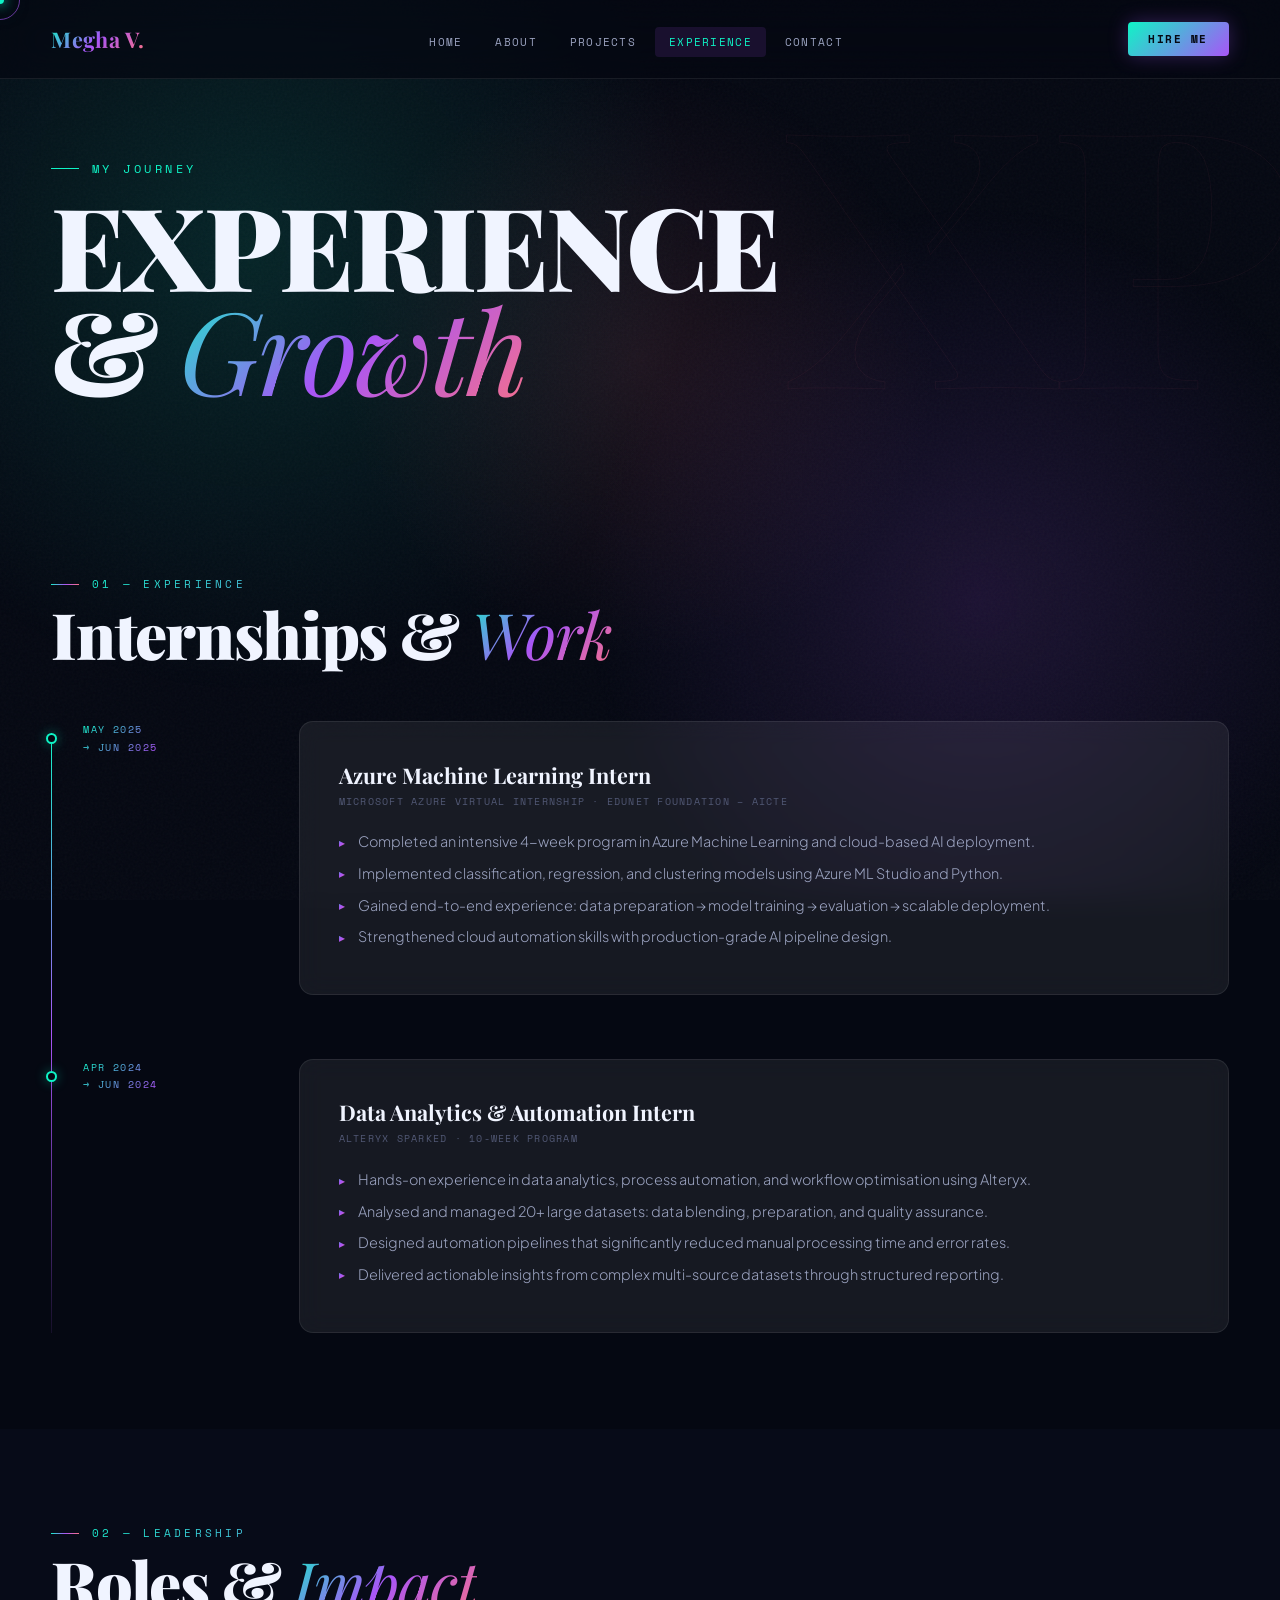
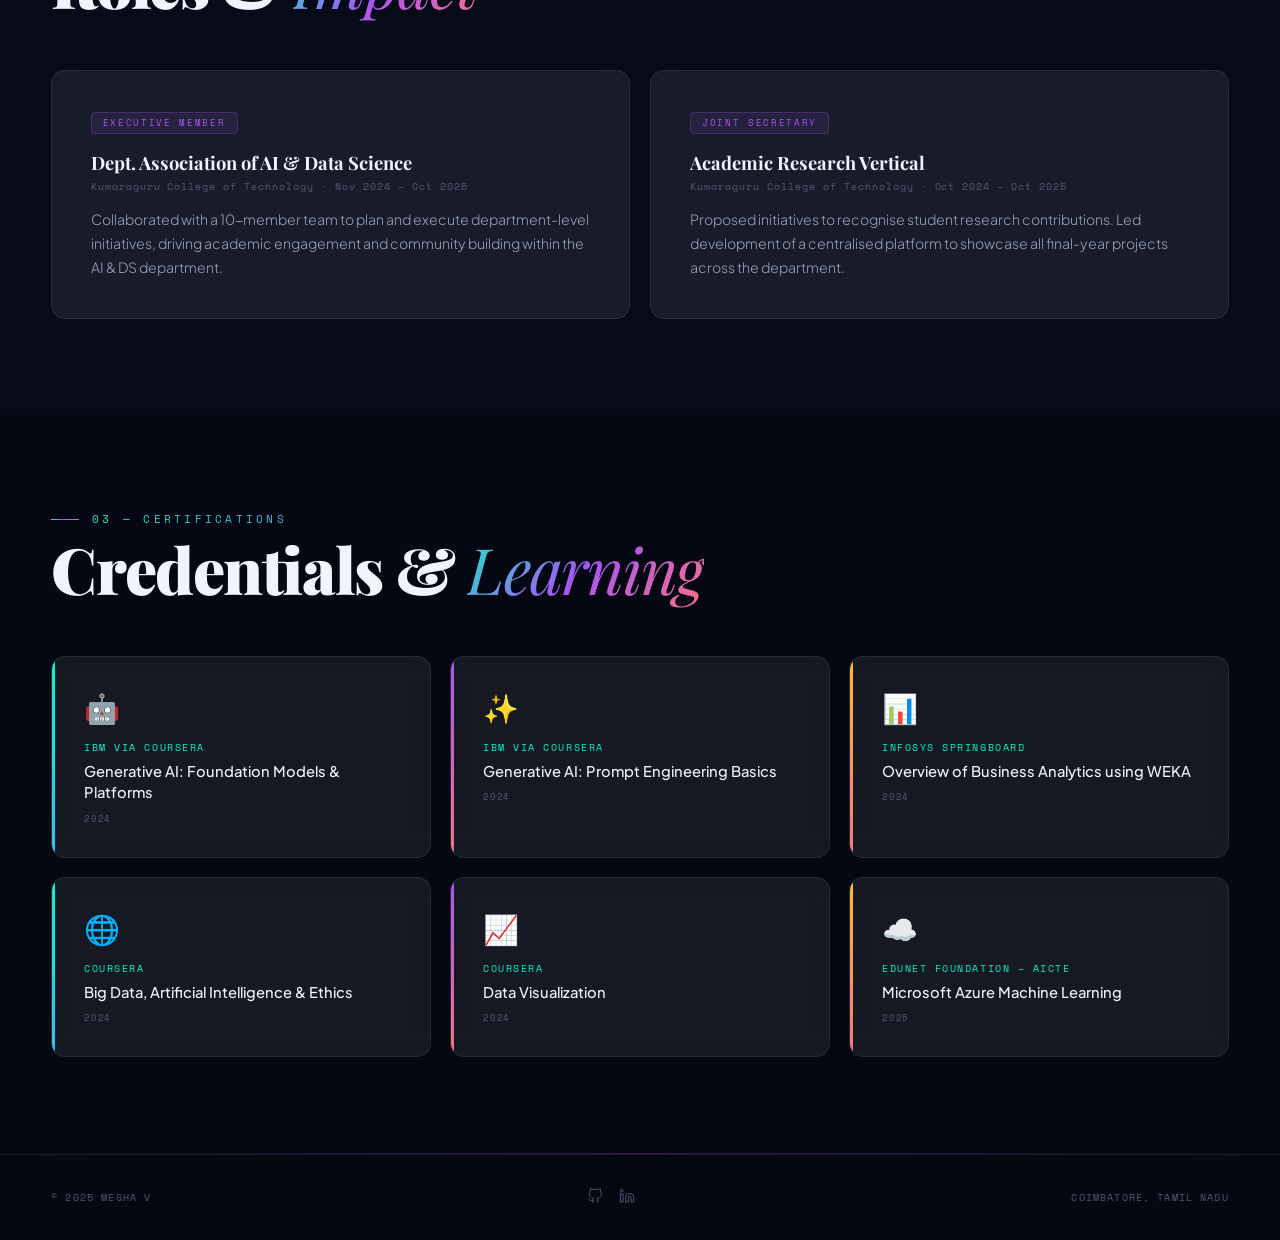
<file: experience.html>
<!DOCTYPE html>
<html lang="en">
<head>
<meta charset="UTF-8"><meta name="viewport" content="width=device-width, initial-scale=1.0">
<title>Experience — Megha V</title>
<link rel="stylesheet" href="style.css">
<style>
.page-hero{position:relative;z-index:2;min-height:48vh;display:flex;align-items:flex-end;padding:10rem 4vw 5rem;overflow:hidden;}
.page-hero::after{content:'XP';position:absolute;right:-1vw;top:50%;transform:translateY(-50%);font-family:var(--font-display);font-size:28vw;font-weight:900;color:transparent;-webkit-text-stroke:1px rgba(251,113,133,0.05);pointer-events:none;user-select:none;}
.ph-eyebrow{font-family:var(--font-mono);font-size:.72rem;letter-spacing:.3em;text-transform:uppercase;color:var(--teal);margin-bottom:1rem;display:flex;align-items:center;gap:.8rem;opacity:0;animation:phFade .8s .2s var(--ease) forwards;}
.ph-eyebrow::before{content:'';width:28px;height:1px;background:var(--teal);}
.ph-title{font-family:var(--font-display);font-size:clamp(3.5rem,9vw,7.5rem);font-weight:900;line-height:.9;letter-spacing:-.025em;opacity:0;animation:phFade .9s .4s var(--ease) forwards;}
.ph-title em{font-style:italic;font-weight:400;background:var(--grad-text);-webkit-background-clip:text;-webkit-text-fill-color:transparent;background-clip:text;}
@keyframes phFade{from{opacity:0;transform:translateY(28px);}to{opacity:1;transform:translateY(0);}}

/* TIMELINE */
.exp-section{position:relative;z-index:2;padding:6rem 4vw;}
.timeline{position:relative;margin-top:3rem;}
.timeline::before{content:'';position:absolute;left:0;top:12px;bottom:0;width:1px;background:linear-gradient(to bottom,var(--teal),var(--violet),rgba(168,85,247,0.1));}

.tl-item{display:grid;grid-template-columns:200px 1fr;gap:3rem;padding:0 0 4rem;position:relative;}
.tl-item:last-child{padding-bottom:0;}

.tl-dot{position:absolute;left:-5px;top:12px;width:11px;height:11px;border-radius:50%;border:2px solid var(--teal);background:var(--bg-deep);box-shadow:0 0 12px rgba(15,244,198,0.4);transition:background .3s,border-color .3s,box-shadow .3s;}
.tl-item:hover .tl-dot{background:var(--teal);border-color:var(--teal);box-shadow:0 0 20px rgba(15,244,198,0.7);}

.tl-date-col{padding-left:2rem;}
.tl-period{font-family:var(--font-mono);font-size:.64rem;letter-spacing:.14em;text-transform:uppercase;background:var(--grad-text);-webkit-background-clip:text;-webkit-text-fill-color:transparent;background-clip:text;line-height:1.7;}

.tl-card{padding:2.4rem;border-radius:14px;position:relative;overflow:hidden;transition:transform .3s,box-shadow .3s;}
.tl-card::before{content:'';position:absolute;top:0;left:0;right:0;height:2px;background:var(--grad-main);transform:scaleX(0);transform-origin:left;transition:transform .4s var(--ease);}
.tl-item:hover .tl-card::before{transform:scaleX(1);}
.tl-item:hover .tl-card{transform:translateX(8px);box-shadow:0 12px 40px rgba(168,85,247,0.15);}

.tl-role{font-family:var(--font-display);font-size:1.35rem;font-weight:700;margin-bottom:.25rem;color:var(--text-primary);}
.tl-company{font-family:var(--font-mono);font-size:.65rem;letter-spacing:.12em;text-transform:uppercase;color:var(--text-muted);margin-bottom:1.3rem;}
.tl-pts{list-style:none;}
.tl-pts li{font-size:.9rem;color:var(--text-secondary);line-height:1.75;padding-left:1.2rem;position:relative;margin-bottom:.4rem;}
.tl-pts li::before{content:'▸';position:absolute;left:0;background:var(--grad-text);-webkit-background-clip:text;-webkit-text-fill-color:transparent;background-clip:text;font-size:.75rem;top:.15rem;}

/* LEADERSHIP */
.lead-section{position:relative;z-index:2;padding:6rem 4vw;background:rgba(10,15,30,0.5);}
.lead-grid{display:grid;grid-template-columns:1fr 1fr;gap:1.3rem;margin-top:3rem;}
.lead-card{padding:2.4rem;border-radius:14px;position:relative;overflow:hidden;}
.lead-card::after{content:'';position:absolute;bottom:0;left:0;right:0;height:3px;background:var(--grad-main);transform:scaleX(0);transform-origin:left;transition:transform .4s var(--ease);border-radius:0 0 14px 14px;}
.lead-card:hover::after{transform:scaleX(1);}
.lead-role{display:inline-block;font-family:var(--font-mono);font-size:.58rem;letter-spacing:.18em;text-transform:uppercase;background:rgba(168,85,247,0.1);border:1px solid rgba(168,85,247,0.25);color:var(--violet);padding:.22rem .7rem;border-radius:4px;margin-bottom:1rem;}
.lead-title{font-family:var(--font-display);font-size:1.15rem;font-weight:700;margin-bottom:.25rem;color:var(--text-primary);}
.lead-org{font-family:var(--font-mono);font-size:.62rem;letter-spacing:.1em;color:var(--text-muted);margin-bottom:.9rem;}
.lead-desc{font-size:.88rem;color:var(--text-secondary);line-height:1.7;}

/* CERTIFICATIONS — rich grid */
.cert-section{position:relative;z-index:2;padding:6rem 4vw;}
.cert-grid{display:grid;grid-template-columns:repeat(3,1fr);gap:1.2rem;margin-top:3rem;}
.cert-card{padding:2rem;border-radius:14px;position:relative;overflow:hidden;transition:transform .3s,box-shadow .3s;}
.cert-card::before{content:'';position:absolute;inset:0;background:var(--grad-card);opacity:0;transition:opacity .3s;border-radius:14px;}
.cert-card:hover{transform:translateY(-6px);box-shadow:0 20px 60px rgba(168,85,247,0.2);}
.cert-card:hover::before{opacity:1;}
.cert-card-inner{position:relative;z-index:1;}

/* Coloured left accent */
.cert-card.col-teal::after{content:'';position:absolute;left:0;top:0;bottom:0;width:3px;background:linear-gradient(to bottom,var(--teal),var(--blue));border-radius:14px 0 0 14px;}
.cert-card.col-violet::after{content:'';position:absolute;left:0;top:0;bottom:0;width:3px;background:linear-gradient(to bottom,var(--violet),var(--rose));border-radius:14px 0 0 14px;}
.cert-card.col-amber::after{content:'';position:absolute;left:0;top:0;bottom:0;width:3px;background:linear-gradient(to bottom,var(--amber),var(--rose));border-radius:14px 0 0 14px;}

.cert-icon{font-size:1.8rem;margin-bottom:.9rem;display:block;}
.cert-issuer{font-family:var(--font-mono);font-size:.6rem;letter-spacing:.16em;text-transform:uppercase;color:var(--teal);margin-bottom:.4rem;}
.cert-name{font-size:.92rem;font-weight:500;color:var(--text-primary);line-height:1.45;}
.cert-year{font-family:var(--font-mono);font-size:.58rem;color:var(--text-muted);margin-top:.5rem;letter-spacing:.08em;}

@media(max-width:860px){
  .tl-item{grid-template-columns:1fr;gap:.5rem;}
  .tl-date-col{padding-left:1.6rem;}
  .lead-grid{grid-template-columns:1fr;}
  .cert-grid{grid-template-columns:1fr 1fr;}
}
@media(max-width:560px){.cert-grid{grid-template-columns:1fr;}}
</style>
</head>
<body>
<div class="aurora-bg"><div class="aurora-orb3"></div></div>
<div class="grain"></div>
<div id="cursor-dot"></div>
<div id="cursor-ring"></div>
<div id="progress-bar"></div>
<div class="page-cover" id="cover"></div>

<nav class="nav" id="nav">
  <a href="index.html" class="nav-logo">Megha V.</a>
  <ul class="nav-links">
    <li><a href="index.html">Home</a></li>
    <li><a href="about.html">About</a></li>
    <li><a href="projects.html">Projects</a></li>
    <li><a href="experience.html" class="active">Experience</a></li>
    <li><a href="contact.html">Contact</a></li>
  </ul>
  <a href="contact.html" class="nav-hire">Hire Me</a>
</nav>

<div class="page-hero">
  <div>
    <p class="ph-eyebrow">My Journey</p>
    <h1 class="ph-title">EXPERIENCE<br>&amp; <em>Growth</em></h1>
  </div>
</div>

<!-- INTERNSHIPS -->
<section class="exp-section">
  <div class="rv">
    <div class="section-eyebrow">01 — Experience</div>
    <h2 class="section-heading">Internships &amp; <em class="grad">Work</em></h2>
  </div>
  <div class="timeline">
    <div class="tl-item rv">
      <div class="tl-date-col">
        <div class="tl-dot"></div>
        <div class="tl-period">May 2025<br>→ Jun 2025</div>
      </div>
      <div class="tl-card glass">
        <div class="tl-role">Azure Machine Learning Intern</div>
        <div class="tl-company">Microsoft Azure Virtual Internship · Edunet Foundation – AICTE</div>
        <ul class="tl-pts">
          <li>Completed an intensive 4-week program in Azure Machine Learning and cloud-based AI deployment.</li>
          <li>Implemented classification, regression, and clustering models using Azure ML Studio and Python.</li>
          <li>Gained end-to-end experience: data preparation → model training → evaluation → scalable deployment.</li>
          <li>Strengthened cloud automation skills with production-grade AI pipeline design.</li>
        </ul>
      </div>
    </div>
    <div class="tl-item rv d1">
      <div class="tl-date-col">
        <div class="tl-dot"></div>
        <div class="tl-period">Apr 2024<br>→ Jun 2024</div>
      </div>
      <div class="tl-card glass">
        <div class="tl-role">Data Analytics &amp; Automation Intern</div>
        <div class="tl-company">Alteryx Sparked · 10-Week Program</div>
        <ul class="tl-pts">
          <li>Hands-on experience in data analytics, process automation, and workflow optimisation using Alteryx.</li>
          <li>Analysed and managed 20+ large datasets: data blending, preparation, and quality assurance.</li>
          <li>Designed automation pipelines that significantly reduced manual processing time and error rates.</li>
          <li>Delivered actionable insights from complex multi-source datasets through structured reporting.</li>
        </ul>
      </div>
    </div>
  </div>
</section>

<!-- LEADERSHIP -->
<section class="lead-section">
  <div class="rv">
    <div class="section-eyebrow">02 — Leadership</div>
    <h2 class="section-heading">Roles &amp; <em class="grad">Impact</em></h2>
  </div>
  <div class="lead-grid">
    <div class="lead-card glass rv">
      <span class="lead-role">Executive Member</span>
      <div class="lead-title">Dept. Association of AI &amp; Data Science</div>
      <div class="lead-org">Kumaraguru College of Technology · Nov 2024 – Oct 2025</div>
      <p class="lead-desc">Collaborated with a 10-member team to plan and execute department-level initiatives, driving academic engagement and community building within the AI &amp; DS department.</p>
    </div>
    <div class="lead-card glass rv d1">
      <span class="lead-role">Joint Secretary</span>
      <div class="lead-title">Academic Research Vertical</div>
      <div class="lead-org">Kumaraguru College of Technology · Oct 2024 – Oct 2025</div>
      <p class="lead-desc">Proposed initiatives to recognise student research contributions. Led development of a centralised platform to showcase all final-year projects across the department.</p>
    </div>
  </div>
</section>

<!-- CERTIFICATIONS — full section -->
<section class="cert-section">
  <div class="rv">
    <div class="section-eyebrow">03 — Certifications</div>
    <h2 class="section-heading">Credentials &amp; <em class="grad">Learning</em></h2>
  </div>
  <div class="cert-grid">

    <div class="cert-card glass col-teal rv">
      <div class="cert-card-inner">
        <span class="cert-icon">🤖</span>
        <div class="cert-issuer">IBM via Coursera</div>
        <div class="cert-name">Generative AI: Foundation Models &amp; Platforms</div>
        <div class="cert-year">2024</div>
      </div>
    </div>

    <div class="cert-card glass col-violet rv d1">
      <div class="cert-card-inner">
        <span class="cert-icon">✨</span>
        <div class="cert-issuer">IBM via Coursera</div>
        <div class="cert-name">Generative AI: Prompt Engineering Basics</div>
        <div class="cert-year">2024</div>
      </div>
    </div>

    <div class="cert-card glass col-amber rv d2">
      <div class="cert-card-inner">
        <span class="cert-icon">📊</span>
        <div class="cert-issuer">Infosys Springboard</div>
        <div class="cert-name">Overview of Business Analytics using WEKA</div>
        <div class="cert-year">2024</div>
      </div>
    </div>

    <div class="cert-card glass col-teal rv">
      <div class="cert-card-inner">
        <span class="cert-icon">🌐</span>
        <div class="cert-issuer">Coursera</div>
        <div class="cert-name">Big Data, Artificial Intelligence &amp; Ethics</div>
        <div class="cert-year">2024</div>
      </div>
    </div>

    <div class="cert-card glass col-violet rv d1">
      <div class="cert-card-inner">
        <span class="cert-icon">📈</span>
        <div class="cert-issuer">Coursera</div>
        <div class="cert-name">Data Visualization</div>
        <div class="cert-year">2024</div>
      </div>
    </div>

    <div class="cert-card glass col-amber rv d2">
      <div class="cert-card-inner">
        <span class="cert-icon">☁️</span>
        <div class="cert-issuer">Edunet Foundation – AICTE</div>
        <div class="cert-name">Microsoft Azure Machine Learning</div>
        <div class="cert-year">2025</div>
      </div>
    </div>

  </div>
</section>

<div class="divider"></div>
<footer class="footer">
  <p>© 2025 Megha V</p>
  <div class="footer-social">
    <a href="https://github.com/meghavenu" target="_blank"><svg viewBox="0 0 24 24" fill="none" stroke="currentColor" stroke-width="1.5"><path d="M9 19c-5 1.5-5-2.5-7-3m14 6v-3.87a3.37 3.37 0 0 0-.94-2.61c3.14-.35 6.44-1.54 6.44-7A5.44 5.44 0 0 0 20 4.77 5.07 5.07 0 0 0 19.91 1S18.73.65 16 2.48a13.38 13.38 0 0 0-7 0C6.27.65 5.09 1 5.09 1A5.07 5.07 0 0 0 5 4.77a5.44 5.44 0 0 0-1.5 3.78c0 5.42 3.3 6.61 6.44 7A3.37 3.37 0 0 0 9 18.13V22"/></svg></a>
    <a href="https://linkedin.com/in/megha-venugopal" target="_blank"><svg viewBox="0 0 24 24" fill="none" stroke="currentColor" stroke-width="1.5"><path d="M16 8a6 6 0 0 1 6 6v7h-4v-7a2 2 0 0 0-2-2 2 2 0 0 0-2 2v7h-4v-7a6 6 0 0 1 6-6z"/><rect x="2" y="9" width="4" height="12"/><circle cx="4" cy="4" r="2"/></svg></a>
  </div>
  <p>Coimbatore, Tamil Nadu</p>
</footer>
<script src="main.js"></script>
</body>
</html>
</file>
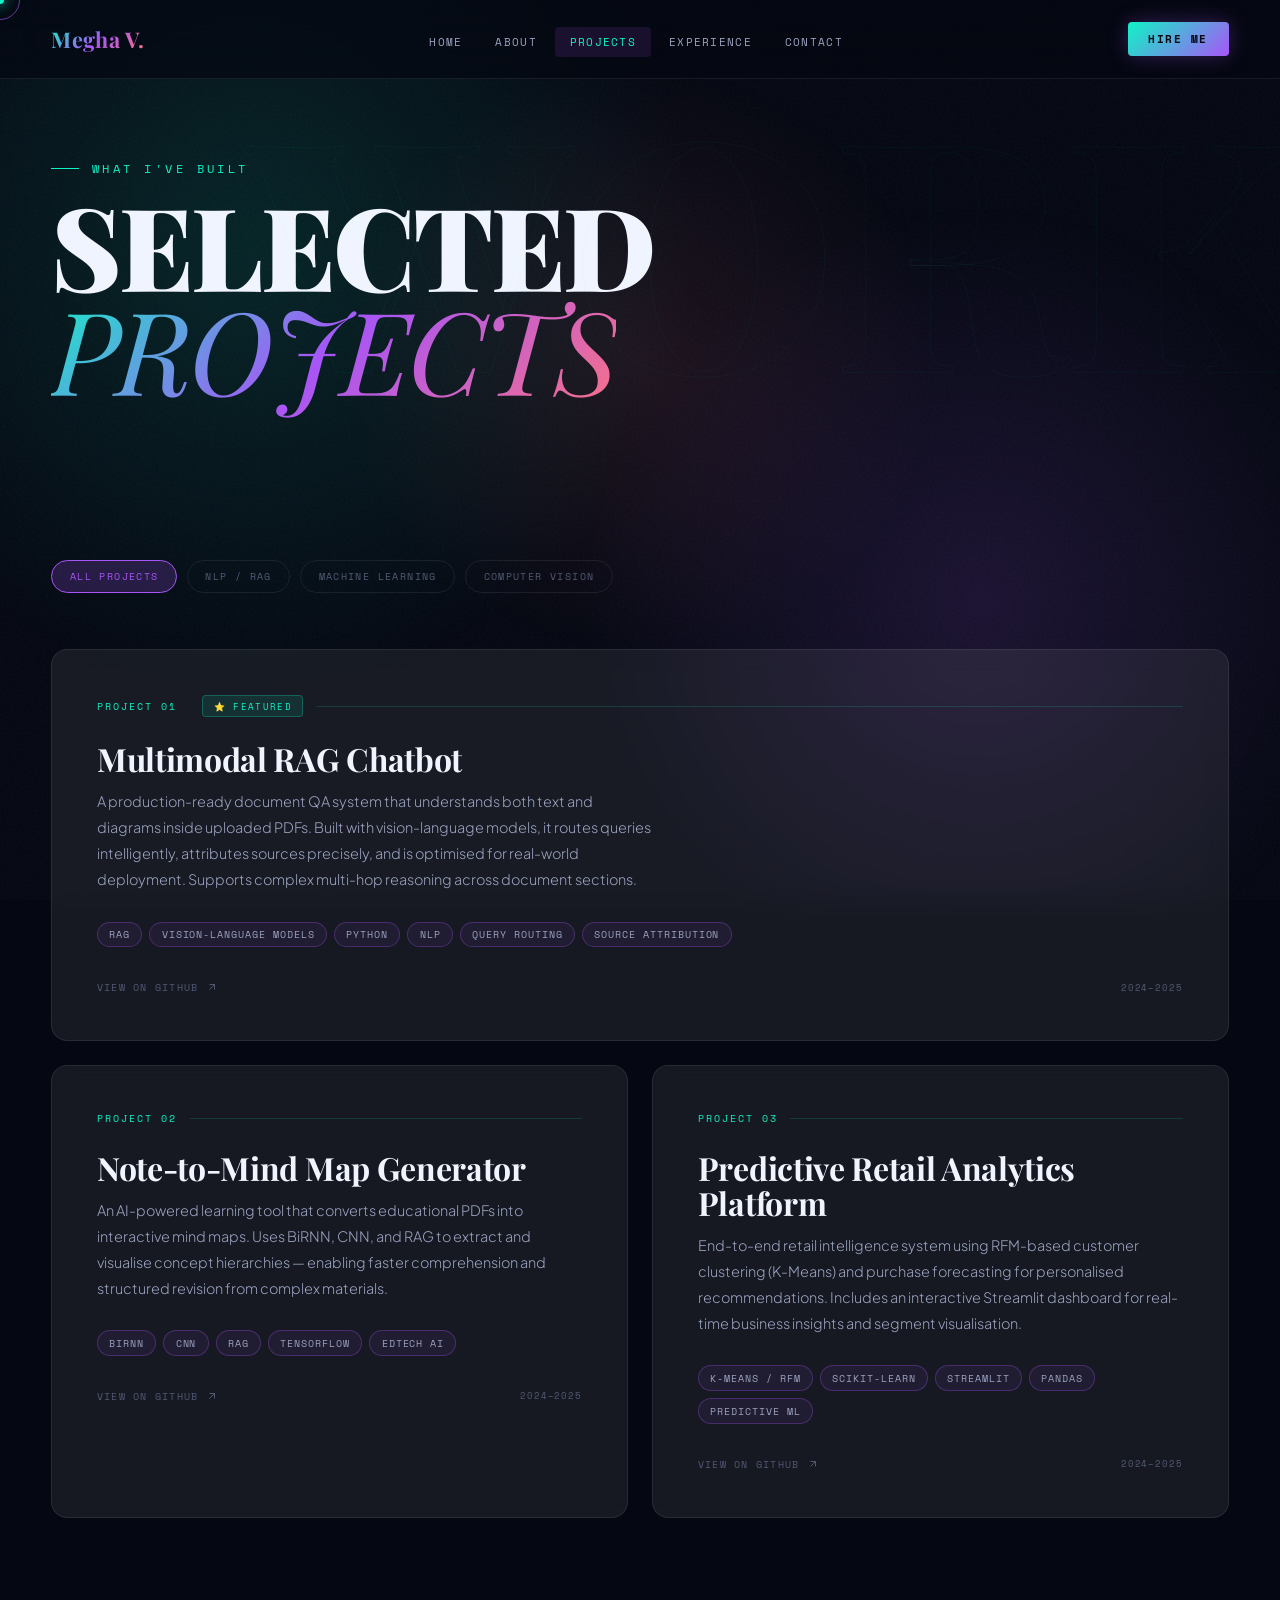
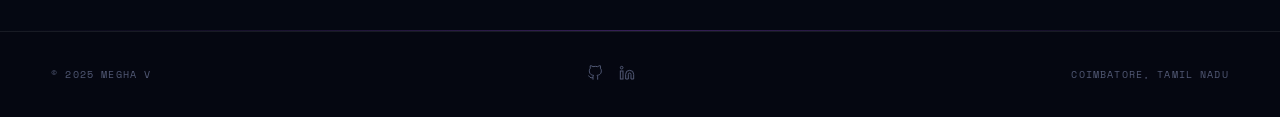
<file: projects.html>
<!DOCTYPE html>
<html lang="en">
<head>
<meta charset="UTF-8"><meta name="viewport" content="width=device-width, initial-scale=1.0">
<title>Projects — Megha V</title>
<link rel="stylesheet" href="style.css">
<style>
.page-hero{position:relative;z-index:2;min-height:50vh;display:flex;align-items:flex-end;padding:10rem 4vw 5rem;overflow:hidden;}
.page-hero::after{content:'WORK';position:absolute;right:-2vw;top:50%;transform:translateY(-50%);font-family:var(--font-display);font-size:25vw;font-weight:900;color:transparent;-webkit-text-stroke:1px rgba(15,244,198,0.04);pointer-events:none;user-select:none;}
.ph-eyebrow{font-family:var(--font-mono);font-size:.72rem;letter-spacing:.3em;text-transform:uppercase;color:var(--teal);margin-bottom:1rem;display:flex;align-items:center;gap:.8rem;opacity:0;animation:phFade .8s .2s var(--ease) forwards;}
.ph-eyebrow::before{content:'';width:28px;height:1px;background:var(--teal);}
.ph-title{font-family:var(--font-display);font-size:clamp(3.5rem,9vw,7.5rem);font-weight:900;line-height:.9;letter-spacing:-.025em;opacity:0;animation:phFade .9s .4s var(--ease) forwards;}
.ph-title em{font-style:italic;font-weight:400;background:var(--grad-text);-webkit-background-clip:text;-webkit-text-fill-color:transparent;background-clip:text;}
@keyframes phFade{from{opacity:0;transform:translateY(28px);}to{opacity:1;transform:translateY(0);}}

.projects-section{position:relative;z-index:2;padding:5rem 4vw 7rem;}
.filter-row{display:flex;gap:.6rem;margin-bottom:3.5rem;flex-wrap:wrap;}
.filter-btn{font-family:var(--font-mono);font-size:.62rem;letter-spacing:.14em;text-transform:uppercase;padding:.5rem 1.1rem;border-radius:20px;border:1px solid var(--border);background:transparent;color:var(--text-muted);cursor:none;transition:all .22s;}
.filter-btn:hover,.filter-btn.active{border-color:var(--violet);color:var(--text-primary);background:rgba(168,85,247,0.12);}
.filter-btn.active{background:rgba(168,85,247,0.2);color:var(--violet);}

.projects-grid{display:grid;grid-template-columns:repeat(2,1fr);gap:1.5rem;}

.proj-card{border-radius:16px;padding:2.8rem;position:relative;overflow:hidden;transition:transform .35s var(--ease),box-shadow .35s;cursor:none;}
.proj-card::before{content:'';position:absolute;inset:0;background:var(--grad-card);opacity:0;transition:opacity .35s;}
.proj-card:hover{transform:translateY(-8px);box-shadow:0 24px 80px rgba(168,85,247,0.2);}
.proj-card:hover::before{opacity:1;}
.proj-card.featured{grid-column:span 2;}

/* Gradient top border */
.proj-card::after{content:'';position:absolute;top:0;left:0;right:0;height:2px;background:var(--grad-main);transform:scaleX(0);transform-origin:left;transition:transform .4s var(--ease);}
.proj-card:hover::after{transform:scaleX(1);}

.proj-num{font-family:var(--font-mono);font-size:.62rem;letter-spacing:.2em;text-transform:uppercase;color:var(--teal);margin-bottom:1.5rem;display:flex;align-items:center;gap:.8rem;}
.proj-num::after{content:'';flex:1;height:1px;background:rgba(15,244,198,0.15);}
.feat-badge{font-family:var(--font-mono);font-size:.55rem;letter-spacing:.15em;text-transform:uppercase;background:rgba(15,244,198,0.1);border:1px solid rgba(15,244,198,0.25);color:var(--teal);padding:.22rem .65rem;border-radius:4px;margin-left:.8rem;}

.proj-title{font-family:var(--font-display);font-size:clamp(1.4rem,2.5vw,2rem);font-weight:700;line-height:1.1;letter-spacing:-.01em;margin-bottom:.8rem;color:var(--text-primary);transition:color .25s;}
.proj-card:hover .proj-title{background:var(--grad-text);-webkit-background-clip:text;-webkit-text-fill-color:transparent;background-clip:text;}

.proj-desc{font-size:.9rem;color:var(--text-secondary);line-height:1.8;margin-bottom:1.8rem;max-width:560px;}
.proj-tags{display:flex;flex-wrap:wrap;gap:.45rem;margin-bottom:2rem;}
.proj-footer{display:flex;align-items:center;justify-content:space-between;}
.proj-link{display:flex;align-items:center;gap:.5rem;font-family:var(--font-mono);font-size:.65rem;letter-spacing:.12em;text-transform:uppercase;color:var(--text-muted);text-decoration:none;transition:color .22s;}
.proj-link svg{width:12px;height:12px;transition:transform .22s;}
.proj-link:hover{color:var(--teal);}
.proj-link:hover svg{transform:translate(3px,-3px);}
.proj-year{font-family:var(--font-mono);font-size:.58rem;color:var(--text-muted);letter-spacing:.1em;}

@media(max-width:860px){.projects-grid{grid-template-columns:1fr;}.proj-card.featured{grid-column:span 1;}.filter-row{gap:.4rem;}}
</style>
</head>
<body>
<div class="aurora-bg"><div class="aurora-orb3"></div></div>
<div class="grain"></div>
<div id="cursor-dot"></div>
<div id="cursor-ring"></div>
<div id="progress-bar"></div>
<div class="page-cover" id="cover"></div>

<nav class="nav" id="nav">
  <a href="index.html" class="nav-logo">Megha V.</a>
  <ul class="nav-links">
    <li><a href="index.html">Home</a></li>
    <li><a href="about.html">About</a></li>
    <li><a href="projects.html" class="active">Projects</a></li>
    <li><a href="experience.html">Experience</a></li>
    <li><a href="contact.html">Contact</a></li>
  </ul>
  <a href="contact.html" class="nav-hire">Hire Me</a>
</nav>

<div class="page-hero">
  <div>
    <p class="ph-eyebrow">What I've Built</p>
    <h1 class="ph-title">SELECTED<br><em>PROJECTS</em></h1>
  </div>
</div>

<section class="projects-section">
  <div class="filter-row rv">
    <button class="filter-btn active" data-f="all">All Projects</button>
    <button class="filter-btn" data-f="nlp">NLP / RAG</button>
    <button class="filter-btn" data-f="ml">Machine Learning</button>
    <button class="filter-btn" data-f="vision">Computer Vision</button>
  </div>
  <div class="projects-grid" id="projGrid">

    <div class="proj-card glass rv featured" data-tags="nlp">
      <div class="proj-num">Project 01 <span class="feat-badge">⭐ Featured</span></div>
      <h2 class="proj-title">Multimodal RAG Chatbot</h2>
      <p class="proj-desc">A production-ready document QA system that understands both text and diagrams inside uploaded PDFs. Built with vision-language models, it routes queries intelligently, attributes sources precisely, and is optimised for real-world deployment. Supports complex multi-hop reasoning across document sections.</p>
      <div class="proj-tags">
        <span class="pill">RAG</span><span class="pill">Vision-Language Models</span><span class="pill">Python</span><span class="pill">NLP</span><span class="pill">Query Routing</span><span class="pill">Source Attribution</span>
      </div>
      <div class="proj-footer">
        <a href="https://github.com/meghavenu" target="_blank" class="proj-link">View on GitHub <svg viewBox="0 0 24 24" fill="none" stroke="currentColor" stroke-width="2"><path d="M7 17L17 7M7 7h10v10"/></svg></a>
        <span class="proj-year">2024–2025</span>
      </div>
    </div>

    <div class="proj-card glass rv d1" data-tags="nlp vision">
      <div class="proj-num">Project 02</div>
      <h2 class="proj-title">Note-to-Mind Map Generator</h2>
      <p class="proj-desc">An AI-powered learning tool that converts educational PDFs into interactive mind maps. Uses BiRNN, CNN, and RAG to extract and visualise concept hierarchies — enabling faster comprehension and structured revision from complex materials.</p>
      <div class="proj-tags">
        <span class="pill">BiRNN</span><span class="pill">CNN</span><span class="pill">RAG</span><span class="pill">TensorFlow</span><span class="pill">EdTech AI</span>
      </div>
      <div class="proj-footer">
        <a href="https://github.com/meghavenu" target="_blank" class="proj-link">View on GitHub <svg viewBox="0 0 24 24" fill="none" stroke="currentColor" stroke-width="2"><path d="M7 17L17 7M7 7h10v10"/></svg></a>
        <span class="proj-year">2024–2025</span>
      </div>
    </div>

    <div class="proj-card glass rv d2" data-tags="ml">
      <div class="proj-num">Project 03</div>
      <h2 class="proj-title">Predictive Retail Analytics Platform</h2>
      <p class="proj-desc">End-to-end retail intelligence system using RFM-based customer clustering (K-Means) and purchase forecasting for personalised recommendations. Includes an interactive Streamlit dashboard for real-time business insights and segment visualisation.</p>
      <div class="proj-tags">
        <span class="pill">K-Means / RFM</span><span class="pill">Scikit-learn</span><span class="pill">Streamlit</span><span class="pill">Pandas</span><span class="pill">Predictive ML</span>
      </div>
      <div class="proj-footer">
        <a href="https://github.com/meghavenu" target="_blank" class="proj-link">View on GitHub <svg viewBox="0 0 24 24" fill="none" stroke="currentColor" stroke-width="2"><path d="M7 17L17 7M7 7h10v10"/></svg></a>
        <span class="proj-year">2024–2025</span>
      </div>
    </div>

  </div>
</section>

<div class="divider"></div>
<footer class="footer">
  <p>© 2025 Megha V</p>
  <div class="footer-social">
    <a href="https://github.com/meghavenu" target="_blank"><svg viewBox="0 0 24 24" fill="none" stroke="currentColor" stroke-width="1.5"><path d="M9 19c-5 1.5-5-2.5-7-3m14 6v-3.87a3.37 3.37 0 0 0-.94-2.61c3.14-.35 6.44-1.54 6.44-7A5.44 5.44 0 0 0 20 4.77 5.07 5.07 0 0 0 19.91 1S18.73.65 16 2.48a13.38 13.38 0 0 0-7 0C6.27.65 5.09 1 5.09 1A5.07 5.07 0 0 0 5 4.77a5.44 5.44 0 0 0-1.5 3.78c0 5.42 3.3 6.61 6.44 7A3.37 3.37 0 0 0 9 18.13V22"/></svg></a>
    <a href="https://linkedin.com/in/megha-venugopal" target="_blank"><svg viewBox="0 0 24 24" fill="none" stroke="currentColor" stroke-width="1.5"><path d="M16 8a6 6 0 0 1 6 6v7h-4v-7a2 2 0 0 0-2-2 2 2 0 0 0-2 2v7h-4v-7a6 6 0 0 1 6-6z"/><rect x="2" y="9" width="4" height="12"/><circle cx="4" cy="4" r="2"/></svg></a>
  </div>
  <p>Coimbatore, Tamil Nadu</p>
</footer>
<script>
// Filter
document.querySelectorAll('.filter-btn').forEach(btn=>{
  btn.addEventListener('click',()=>{
    document.querySelectorAll('.filter-btn').forEach(b=>b.classList.remove('active'));
    btn.classList.add('active');
    const f=btn.dataset.f;
    document.querySelectorAll('.proj-card').forEach(c=>{
      const show=f==='all'||c.dataset.tags.includes(f);
      c.style.opacity=show?'1':'0.2';
      c.style.pointerEvents=show?'auto':'none';
      c.style.transition='opacity .4s';
    });
  });
});
</script>
<script src="main.js"></script>
</body>
</html>
</file>
<file: style.css>
/* ============================================================
   MEGHA V — SHARED STYLES
   Aurora gradient theme: teal → violet → rose
   ============================================================ */

@import url('https://fonts.googleapis.com/css2?family=Playfair+Display:ital,wght@0,400;0,700;0,900;1,400;1,700&family=Plus+Jakarta+Sans:wght@300;400;500;600&family=Space+Mono:wght@400;700&display=swap');

*, *::before, *::after { margin: 0; padding: 0; box-sizing: border-box; }

:root {
  /* Aurora palette */
  --teal:    #0ff4c6;
  --violet:  #a855f7;
  --rose:    #fb7185;
  --blue:    #38bdf8;
  --amber:   #fbbf24;

  /* Backgrounds */
  --bg-deep:   #050812;
  --bg-mid:    #0a0f1e;
  --bg-card:   rgba(255,255,255,0.04);
  --bg-glass:  rgba(255,255,255,0.07);

  /* Text */
  --text-primary:   #f0f4ff;
  --text-secondary: #9ba3c0;
  --text-muted:     #525975;

  /* Borders */
  --border:       rgba(255,255,255,0.08);
  --border-glow:  rgba(168,85,247,0.4);

  /* Gradients */
  --grad-main:    linear-gradient(135deg, #0ff4c6, #a855f7, #fb7185);
  --grad-text:    linear-gradient(135deg, #0ff4c6 0%, #a855f7 50%, #fb7185 100%);
  --grad-card:    linear-gradient(135deg, rgba(15,244,198,0.08), rgba(168,85,247,0.08));
  --grad-btn:     linear-gradient(135deg, #0ff4c6, #a855f7);
  --grad-hover:   linear-gradient(135deg, #a855f7, #fb7185);

  /* Fonts */
  --font-display: 'Playfair Display', Georgia, serif;
  --font-body:    'Plus Jakarta Sans', sans-serif;
  --font-mono:    'Space Mono', monospace;

  /* Easing */
  --ease: cubic-bezier(0.23, 1, 0.32, 1);
}

html { scroll-behavior: smooth; }

body {
  background: var(--bg-deep);
  color: var(--text-primary);
  font-family: var(--font-body);
  font-weight: 300;
  overflow-x: hidden;
  cursor: none;
  min-height: 100vh;
}

/* ─── AURORA BG ─── */
.aurora-bg {
  position: fixed; inset: 0; z-index: 0; pointer-events: none; overflow: hidden;
}
.aurora-bg::before {
  content: '';
  position: absolute;
  width: 900px; height: 900px;
  background: radial-gradient(circle, rgba(15,244,198,0.12) 0%, transparent 70%);
  top: -200px; left: -200px;
  animation: auroraMove1 18s ease-in-out infinite alternate;
}
.aurora-bg::after {
  content: '';
  position: absolute;
  width: 800px; height: 800px;
  background: radial-gradient(circle, rgba(168,85,247,0.14) 0%, transparent 70%);
  bottom: -100px; right: -100px;
  animation: auroraMove2 14s ease-in-out infinite alternate;
}
.aurora-orb3 {
  position: absolute;
  width: 600px; height: 600px;
  background: radial-gradient(circle, rgba(251,113,133,0.1) 0%, transparent 70%);
  top: 40%; left: 50%; transform: translate(-50%,-50%);
  animation: auroraMove3 22s ease-in-out infinite alternate;
}
@keyframes auroraMove1 { 0%{transform:translate(0,0) scale(1);} 100%{transform:translate(150px,100px) scale(1.2);} }
@keyframes auroraMove2 { 0%{transform:translate(0,0) scale(1);} 100%{transform:translate(-120px,-80px) scale(1.15);} }
@keyframes auroraMove3 { 0%{transform:translate(-50%,-50%) scale(1);} 100%{transform:translate(-40%,-60%) scale(1.3);} }

/* Grain texture */
.grain {
  position: fixed; inset: 0; z-index: 1; pointer-events: none; opacity: 0.035;
  background-image: url("data:image/svg+xml,%3Csvg viewBox='0 0 512 512' xmlns='http://www.w3.org/2000/svg'%3E%3Cfilter id='n'%3E%3CfeTurbulence type='fractalNoise' baseFrequency='0.75' numOctaves='4' stitchTiles='stitch'/%3E%3C/filter%3E%3Crect width='100%25' height='100%25' filter='url(%23n)'/%3E%3C/svg%3E");
}

/* ─── CURSOR & SPARKLES ─── */
#cursor-dot {
  width: 8px; height: 8px;
  background: var(--teal);
  border-radius: 50%;
  position: fixed; top: 0; left: 0;
  pointer-events: none; z-index: 9999;
  transform: translate(-50%,-50%);
  box-shadow: 0 0 12px var(--teal), 0 0 24px rgba(15,244,198,0.5);
  transition: width .2s, height .2s, background .2s;
}
#cursor-ring {
  width: 40px; height: 40px;
  border: 1px solid rgba(168,85,247,0.6);
  border-radius: 50%;
  position: fixed; top: 0; left: 0;
  pointer-events: none; z-index: 9998;
  transform: translate(-50%,-50%);
  transition: width .3s var(--ease), height .3s var(--ease), border-color .3s;
}
body.hovered #cursor-dot { width: 12px; height: 12px; background: var(--violet); box-shadow: 0 0 16px var(--violet), 0 0 32px rgba(168,85,247,0.5); }
body.hovered #cursor-ring { width: 60px; height: 60px; border-color: rgba(168,85,247,0.8); }

.sparkle {
  position: fixed; pointer-events: none; z-index: 9997;
  border-radius: 50%;
  transform: translate(-50%,-50%);
  animation: sparkleAnim 0.7s var(--ease) forwards;
}
@keyframes sparkleAnim {
  0%   { opacity: 1; transform: translate(-50%,-50%) scale(1); }
  100% { opacity: 0; transform: translate(-50%,-50%) scale(0) translateY(-30px); }
}
.sparkle-star {
  position: fixed; pointer-events: none; z-index: 9997;
  transform: translate(-50%,-50%);
  font-size: 12px;
  animation: starAnim 0.9s var(--ease) forwards;
  user-select: none;
}
@keyframes starAnim {
  0%   { opacity: 1; transform: translate(-50%,-50%) scale(1) rotate(0deg); }
  100% { opacity: 0; transform: translate(calc(-50% + var(--dx)), calc(-50% + var(--dy))) scale(0) rotate(180deg); }
}

/* ─── PROGRESS BAR ─── */
#progress-bar {
  position: fixed; top: 0; left: 0; z-index: 1001;
  height: 3px; width: 0%;
  background: var(--grad-main);
  transition: width .1s linear;
  box-shadow: 0 0 8px rgba(15,244,198,0.6);
}

/* ─── NAV ─── */
.nav {
  position: fixed; top: 0; left: 0; right: 0; z-index: 100;
  padding: 1.4rem 4vw;
  display: flex; justify-content: space-between; align-items: center;
  background: rgba(5,8,18,0.7);
  backdrop-filter: blur(20px);
  -webkit-backdrop-filter: blur(20px);
  border-bottom: 1px solid var(--border);
  transition: padding .3s var(--ease);
}
.nav.compact { padding: 0.9rem 4vw; }
.nav-logo {
  font-family: var(--font-display);
  font-size: 1.35rem; font-weight: 700;
  text-decoration: none;
  background: var(--grad-text);
  -webkit-background-clip: text; -webkit-text-fill-color: transparent;
  background-clip: text;
  letter-spacing: .02em;
}
.nav-links { display: flex; gap: 0.25rem; list-style: none; }
.nav-links a {
  font-family: var(--font-mono); font-size: .68rem;
  letter-spacing: .12em; text-transform: uppercase;
  color: var(--text-secondary); text-decoration: none;
  padding: .45rem .9rem; border-radius: 4px;
  transition: color .2s, background .2s;
  position: relative;
}
.nav-links a:hover, .nav-links a.active {
  color: var(--text-primary);
  background: rgba(168,85,247,0.12);
}
.nav-links a.active { color: var(--teal); }

.nav-hire {
  font-family: var(--font-mono); font-size: .68rem; letter-spacing: .14em; text-transform: uppercase;
  text-decoration: none; padding: .55rem 1.3rem;
  background: var(--grad-btn);
  color: #050812; font-weight: 700;
  border-radius: 4px;
  transition: opacity .2s, transform .2s;
  box-shadow: 0 0 20px rgba(168,85,247,0.3);
}
.nav-hire:hover { opacity: .85; transform: translateY(-1px); }

/* ─── PAGE TRANSITION ─── */
.page-cover {
  position: fixed; inset: 0; z-index: 2000;
  background: var(--bg-deep);
  transform: translateY(0);
  animation: pageIn .6s var(--ease) forwards;
}
@keyframes pageIn  { to { transform: translateY(-100%); } }
@keyframes pageOut { from { transform: translateY(100%); } to { transform: translateY(0); } }
.page-cover.out { animation: pageOut .5s var(--ease) forwards; }

/* ─── REVEAL ANIMATION ─── */
.rv { opacity: 0; transform: translateY(36px); transition: opacity .8s var(--ease), transform .8s var(--ease); }
.rv.on { opacity: 1; transform: translateY(0); }
.rv.d1 { transition-delay: .1s; }
.rv.d2 { transition-delay: .2s; }
.rv.d3 { transition-delay: .3s; }
.rv.d4 { transition-delay: .4s; }
.rv-left { opacity: 0; transform: translateX(-40px); transition: opacity .8s var(--ease), transform .8s var(--ease); }
.rv-left.on { opacity: 1; transform: translateX(0); }
.rv-right { opacity: 0; transform: translateX(40px); transition: opacity .8s var(--ease), transform .8s var(--ease); }
.rv-right.on { opacity: 1; transform: translateX(0); }

/* ─── SECTION BASE ─── */
.section { padding: 7rem 4vw; position: relative; z-index: 2; }
.section-eyebrow {
  font-family: var(--font-mono); font-size: .68rem; letter-spacing: .3em; text-transform: uppercase;
  background: var(--grad-text); -webkit-background-clip: text; -webkit-text-fill-color: transparent; background-clip: text;
  margin-bottom: .75rem; display: flex; align-items: center; gap: .8rem;
}
.section-eyebrow::before { content: ''; width: 28px; height: 1px; background: var(--grad-main); display: block; flex-shrink: 0; }
.section-heading {
  font-family: var(--font-display); font-size: clamp(2.6rem,5vw,4.2rem);
  font-weight: 900; line-height: .95; letter-spacing: -.02em; color: var(--text-primary);
  margin-bottom: 3.5rem;
}
.section-heading em { font-style: italic; font-weight: 400; }
.section-heading .grad {
  background: var(--grad-text); -webkit-background-clip: text; -webkit-text-fill-color: transparent; background-clip: text;
}

/* ─── GLASS CARD ─── */
.glass {
  background: var(--bg-glass);
  border: 1px solid var(--border);
  backdrop-filter: blur(12px);
  -webkit-backdrop-filter: blur(12px);
  border-radius: 12px;
  transition: border-color .3s, box-shadow .3s, transform .3s;
}
.glass:hover {
  border-color: rgba(168,85,247,0.4);
  box-shadow: 0 8px 40px rgba(168,85,247,0.15), 0 0 0 1px rgba(168,85,247,0.15);
  transform: translateY(-4px);
}

/* ─── GRADIENT TEXT UTILITY ─── */
.grad-text {
  background: var(--grad-text);
  -webkit-background-clip: text; -webkit-text-fill-color: transparent; background-clip: text;
}

/* ─── BUTTONS ─── */
.btn-grad {
  display: inline-flex; align-items: center; gap: .6rem;
  padding: .9rem 2.2rem;
  background: var(--grad-btn);
  color: #050812; font-family: var(--font-mono);
  font-size: .72rem; font-weight: 700;
  letter-spacing: .14em; text-transform: uppercase;
  text-decoration: none; border-radius: 6px;
  transition: opacity .2s, transform .2s, box-shadow .2s;
  box-shadow: 0 0 24px rgba(168,85,247,0.35);
}
.btn-grad:hover { opacity: .88; transform: translateY(-3px); box-shadow: 0 8px 32px rgba(168,85,247,0.5); }

.btn-outline {
  display: inline-flex; align-items: center; gap: .6rem;
  padding: .88rem 2.2rem;
  background: transparent;
  border: 1px solid rgba(168,85,247,0.5);
  color: var(--text-primary); font-family: var(--font-mono);
  font-size: .72rem; letter-spacing: .14em; text-transform: uppercase;
  text-decoration: none; border-radius: 6px;
  transition: border-color .25s, background .25s, transform .2s;
}
.btn-outline:hover { border-color: var(--violet); background: rgba(168,85,247,0.1); transform: translateY(-3px); }

/* ─── DIVIDER ─── */
.divider {
  height: 1px;
  background: linear-gradient(90deg, transparent, rgba(168,85,247,0.3), transparent);
  margin: 0;
}

/* ─── FOOTER ─── */
.footer {
  position: relative; z-index: 2;
  padding: 2rem 4vw;
  display: flex; justify-content: space-between; align-items: center;
  border-top: 1px solid var(--border);
  background: rgba(5,8,18,0.8);
}
.footer p { font-family: var(--font-mono); font-size: .6rem; letter-spacing: .12em; text-transform: uppercase; color: var(--text-muted); }
.footer-social { display: flex; gap: 1rem; }
.footer-social a { color: var(--text-muted); transition: color .2s; text-decoration: none; }
.footer-social a:hover { color: var(--teal); }
.footer-social svg { width: 16px; height: 16px; }

/* ─── TAG PILL ─── */
.pill {
  font-family: var(--font-mono); font-size: .6rem; letter-spacing: .1em; text-transform: uppercase;
  padding: .3rem .7rem; border-radius: 20px;
  border: 1px solid rgba(168,85,247,0.3);
  color: var(--text-secondary);
  background: rgba(168,85,247,0.07);
  transition: border-color .2s, color .2s, background .2s;
}
.pill:hover { border-color: var(--violet); color: var(--violet); background: rgba(168,85,247,0.15); }

/* ─── SHARED JS SCRIPT ─── */
/* (inline in each page) */

@media (max-width: 860px) {
  .nav { padding: 1.1rem 4vw; }
  .nav-links { display: none; }
  .nav-hire { display: none; }
  .section { padding: 5rem 5vw; }
}
</file>
